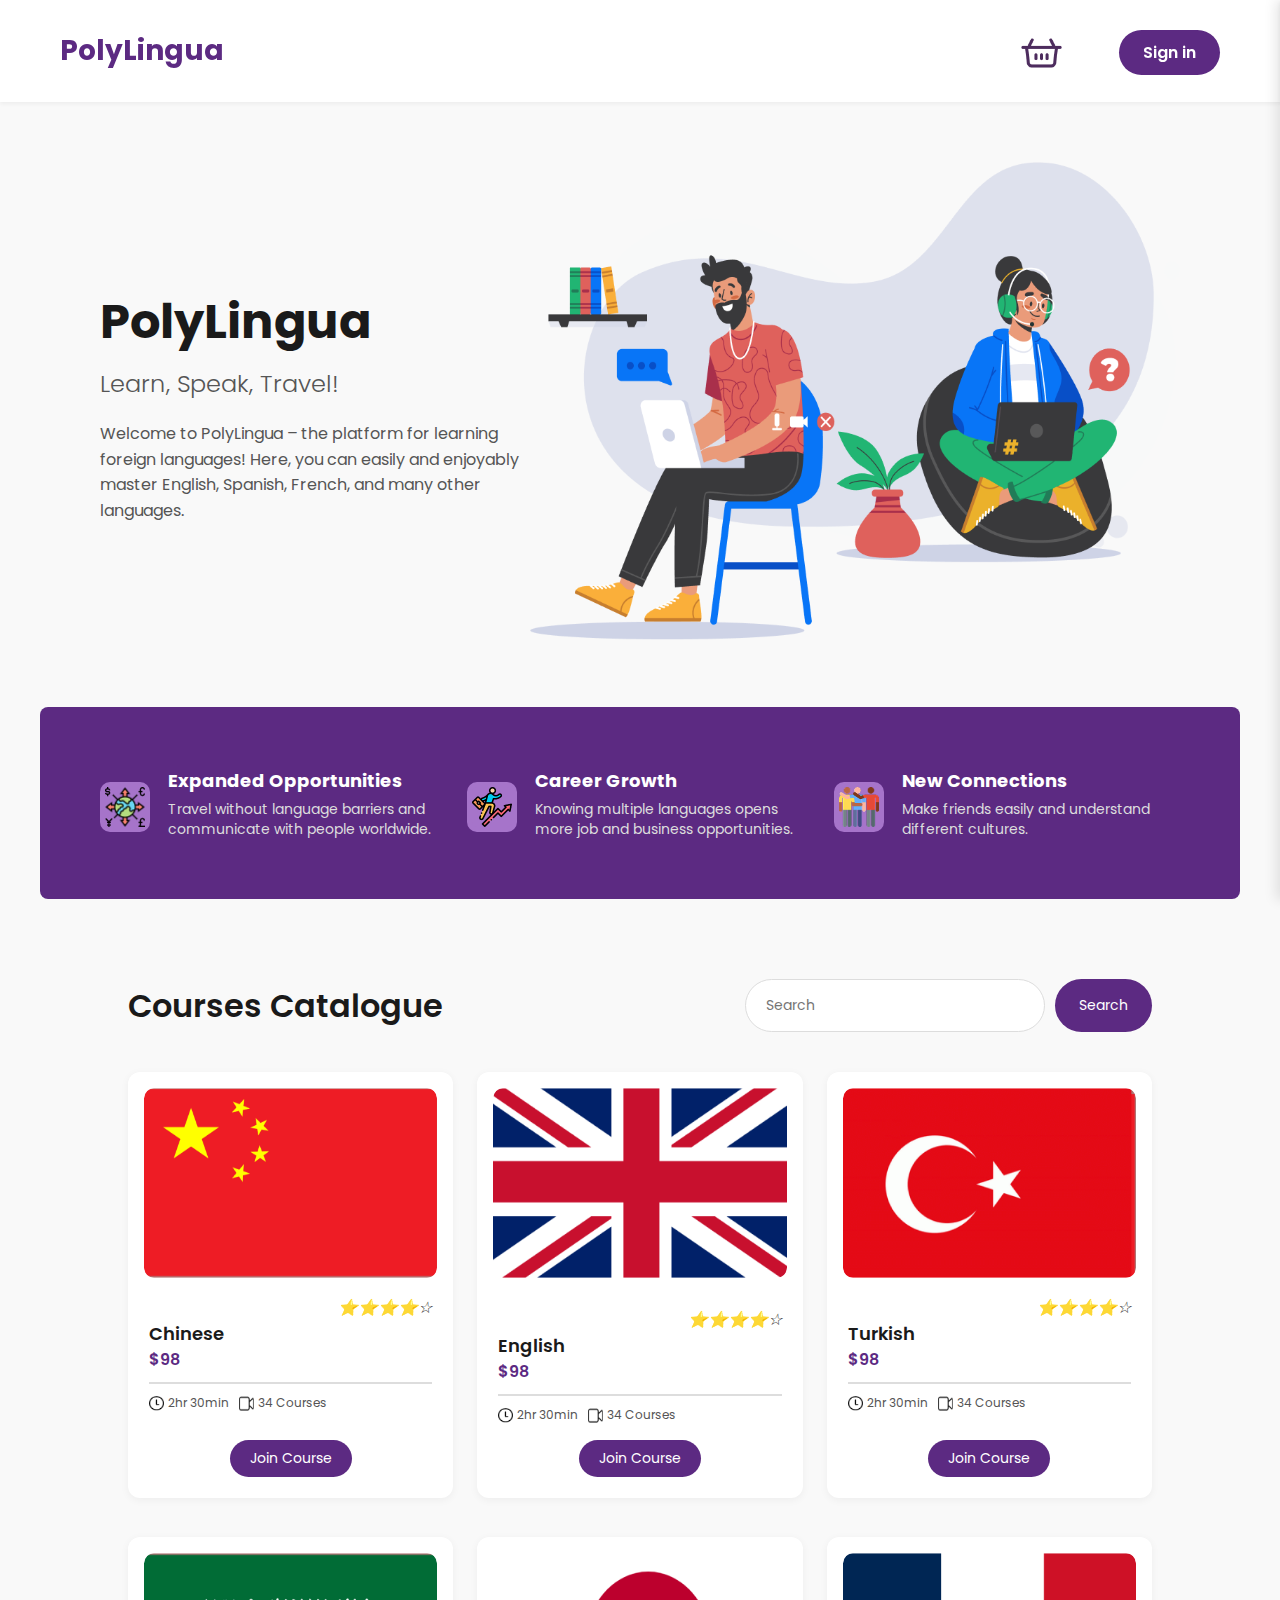
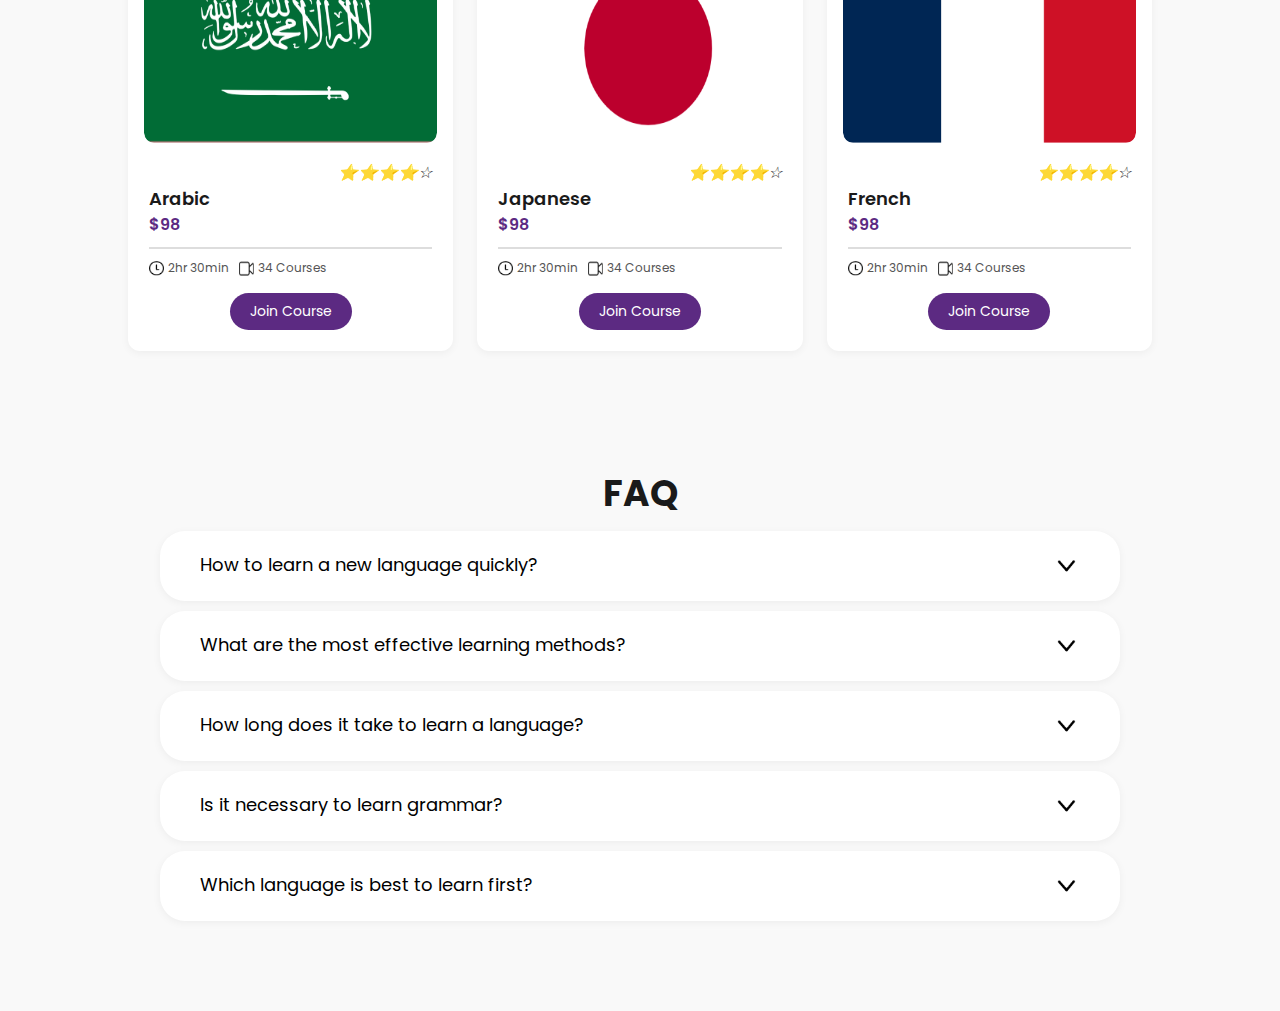
<file: index.html>
<!DOCTYPE html>
<html lang="en">
<head>
  <meta charset="UTF-8">
  <title>PolyLingua Home</title>
  <meta name="viewport" content="width=device-width, initial-scale=1.0">
  <!-- Poppins из Google Fonts -->
  <link href="https://fonts.googleapis.com/css2?family=Poppins:wght@300;400;600;700&display=swap" rel="stylesheet">
  <link href="styles/style-home.css" rel="stylesheet">
</head>
<body>
  <header>
    <div class="logo"><a href="index.html">PolyLingua</a></div>

    <div class="actions">
        <button id="open-basket"><img class="basket" src="assets/Vector-4.png" alt=""></button>
        <div class="user-info">
            <span id="user-name"></span>
            <button id="logout-btn">Logout</button>
        </div><!-- вставь свой SVG или <img src="assets/cart.svg"> -->
      <a href="login.html">
        <button class="sign-btn">Sign in</button>
      </a>
    </div>
  </header>

    <aside class="basket-sidebar" id="basketSidebar">
    <header>
      <h2>Basket</h2>
      <button class="close-btn" id="closeBasket">&times;</button>
    </header>

    <div class="basket-content">
        <!-- Карточка курса -->
        <div class="course-card">
          <img src="assets/uk-flag.png" alt="UK Flag" class="card-flag" style="  width: 160px;height: 80px;"/>
          <h3 class="card-title">English language course</h3>
          <div class="card-meta">
            <div class="meta-item">
              <!-- иконка курсов -->
              <svg viewBox="0 0 20 20" class="icon">
                <path d="M4 4h12a2 2 0 0 1 2 2v8a2 2 0 0 1-2 2H4a2 2 0 0 1-2-2V6a2 2 0 0 1 2-2zm1 3v6l5-3-5-3z"/>
              </svg>
              <span>34 Courses</span>
            </div>
            <div class="meta-item">
              <!-- иконка времени -->
              <svg viewBox="0 0 20 20" class="icon">
                <path fill-rule="evenodd" d="M10 18a8 8 0 1 0 0-16 8 8 0 0 0 0 16zm.5-8.414V6a.5.5 0 1 0-1 0v5a.5.5 0 0 0 .276.447l3 1.5a.5.5 0 1 0 .447-.894L10.5 9.586z" clip-rule="evenodd"/>
              </svg>
              <span>22hr 30min</span>
            </div>
          </div>
          <div class="card-footer">
            <span class="card-price">$98.0</span>
            <button class="remove-btn">Remove from basket</button>
          </div>
        </div>
      <!-- Добавь тут ещё .basket-item по потребности -->
    </div>

    <footer>
      <div class="totals">
        <div class="totals-item">
            <div>Total</div>
            <div>Sale</div>
            <div>For Payment</div>
        </div>
        <div class="totals-item">
            <div>98.0$</div>
            <div>-0.0$</div>
            <div>98.0$</div>
        </div>
      </div>
      <button class="checkout-btn">Get to Payment</button>
    </footer>
  </aside>

  <section class="hero">
    <div class="hero-text">
      <h1>PolyLingua</h1>
      <h2>Learn, Speak, Travel!</h2>
      <p>
        Welcome to PolyLingua – the platform for learning foreign languages!
        Here, you can easily and enjoyably master English, Spanish, French,
        and many other languages.
      </p>
    </div>
    <div class="hero-img">
      <!-- твоя иллюстрация -->
      <img src="assets/main.png" alt="People studying languages">
    </div>
    </section>

      <div class="features">
        <div class="feature">
          <div class="feature-icon">
            <img src="assets/globe.png" alt="Globe icon" width="40" height="40">
          </div>
          <div class="feature-content">
            <h3>Expanded Opportunities</h3>
            <p>Travel without language barriers and communicate with people worldwide.</p>
          </div>
        </div>
        <div class="feature">
          <div class="feature-icon">
            <img src="assets/growth.png" alt="Growth icon" width="40" height="40">
          </div>
          <div class="feature-content">
            <h3>Career Growth</h3>
            <p>Knowing multiple languages opens more job and business opportunities.</p>
          </div>
        </div>
        <div class="feature">
          <div class="feature-icon">
            <img src="assets/conections.png" alt="Connections icon" width="40" height="40">
          </div>
          <div class="feature-content">
            <h3>New Connections</h3>
            <p>Make friends easily and understand different cultures.</p>
          </div>
        </div>
      </div>

    <section class="catalogue">
        <div class="catalogue-header">
          <h2>Courses Catalogue</h2>
          <div class="search-bar">
            <input type="text" placeholder="Search">
            <button>Search</button>
          </div>
        </div>

        <div class="course-grid">
                <div class="course-card" data-course="chinese">
                  <img src="assets/flag-china.png" alt="Chinese">
                  <div class="course-body">
                    <div>
                      <div class="title-align">
                        <div class="title-price">
                          <h3>Chinese</h3>
                          <span>$98</span>
                        </div>
                        <div class="raiting"><i>⭐</i><i>⭐</i><i>⭐</i><i>⭐</i><i>☆</i></div>
                      </div>
                      <div class="line"></div>
                      <div class="meta">
                        <div>
                            <img class="course-icon" src="assets/time-mini.png">
                            2hr 30min
                        </div>
                        <div>
                            <img class="course-icon" src="assets/video-mini.png"></img>
                            34 Courses
                        </div>
                      </div>
                    </div>
                    <button class="join-btn">Join Course</button>
                  </div>
                </div>

          <div class="course-card" data-course="english">
                  <a href="detail.html"><img src="assets/flag-uk.png" alt="Chinese"></a>
                  <div class="course-body">
                    <div>
                      <div class="title-align">
                        <div class="title-price">
                          <h3>English</h3>
                          <span>$98</span>
                        </div>
                        <div class="raiting"><i>⭐</i><i>⭐</i><i>⭐</i><i>⭐</i><i>☆</i></div>
                      </div>
                      <div class="line"></div>
                      <div class="meta">
                        <div>
                            <img class="course-icon" src="assets/time-mini.png">
                            2hr 30min
                        </div>
                        <div>
                            <img class="course-icon" src="assets/video-mini.png"></img>
                            34 Courses
                        </div>
                      </div>
                    </div>
                    <button class="join-btn">Join Course</button>
                  </div>
                </div>

          <div class="course-card" data-course="turkish">
                  <img src="assets/flag-turkey.png" alt="Chinese">
                  <div class="course-body">
                    <div>
                      <div class="title-align">
                        <div class="title-price">
                          <h3>Turkish</h3>
                          <span>$98</span>
                        </div>
                        <div class="raiting"><i>⭐</i><i>⭐</i><i>⭐</i><i>⭐</i><i>☆</i></div>
                      </div>
                      <div class="line"></div>
                      <div class="meta">
                        <div>
                            <img class="course-icon" src="assets/time-mini.png">
                            2hr 30min
                        </div>
                        <div>
                            <img class="course-icon" src="assets/video-mini.png"></img>
                            34 Courses
                        </div>
                      </div>
                    </div>
                    <button class="join-btn">Join Course</button>
                  </div>
                </div>
          <div class="course-card" data-course="arabic">
                  <img src="assets/flag-arab.png" alt="Chinese">
                  <div class="course-body">
                    <div>
                      <div class="title-align">
                        <div class="title-price">
                          <h3>Arabic</h3>
                          <span>$98</span>
                        </div>
                        <div class="raiting"><i>⭐</i><i>⭐</i><i>⭐</i><i>⭐</i><i>☆</i></div>
                      </div>
                      <div class="line"></div>
                      <div class="meta">
                        <div>
                            <img class="course-icon" src="assets/time-mini.png">
                            2hr 30min
                        </div>
                        <div>
                            <img class="course-icon" src="assets/video-mini.png"></img>
                            34 Courses
                        </div>
                      </div>
                    </div>
                    <button class="join-btn">Join Course</button>
                  </div>
                </div>
          <div class="course-card" data-course="japanese">
                  <img src="assets/flag-japan.png" alt="Chinese">
                  <div class="course-body">
                    <div>
                      <div class="title-align">
                        <div class="title-price">
                          <h3>Japanese</h3>
                          <span>$98</span>
                        </div>
                        <div class="raiting"><i>⭐</i><i>⭐</i><i>⭐</i><i>⭐</i><i>☆</i></div>
                      </div>
                      <div class="line"></div>
                      <div class="meta">
                        <div>
                            <img class="course-icon" src="assets/time-mini.png">
                            2hr 30min
                        </div>
                        <div>
                            <img class="course-icon" src="assets/video-mini.png"></img>
                            34 Courses
                        </div>
                      </div>
                    </div>
                    <button class="join-btn">Join Course</button>
                  </div>
                </div>
          <div class="course-card" data-course="french">
                  <img src="assets/flag-france.png" alt="Chinese">
                  <div class="course-body">
                    <div>
                      <div class="title-align">
                        <div class="title-price">
                          <h3>French</h3>
                          <span>$98</span>
                        </div>
                        <div class="raiting"><i>⭐</i><i>⭐</i><i>⭐</i><i>⭐</i><i>☆</i></div>
                      </div>
                      <div class="line"></div>
                      <div class="meta">
                        <div>
                            <img class="course-icon" src="assets/time-mini.png">
                            2hr 30min
                        </div>
                        <div>
                            <img class="course-icon" src="assets/video-mini.png"></img>
                            34 Courses
                        </div>
                      </div>
                    </div>
                    <button class="join-btn">Join Course</button>
                  </div>
                </div>

        </div>
      </section>

    <section class="faq">
        <h2>FAQ</h2>
        <div class="faq-item">
            <button class="faq-question">
                <p>How to learn a new language quickly?</p>
                <img src="assets/image.png">
            </button>
            <div class="faq-answer">
                <p>Some tips to learn a language quickly include immersive practice, using flashcards, and regular conversation with native speakers.</p>
            </div>
        </div>
        <div class="faq-item">
            <button class="faq-question">
                <p>What are the most effective learning methods?</p>
                <img src="assets/image.png">
            </button>
            <div class="faq-answer">
                <p>Effective methods include spaced repetition, active recall, and learning through context rather than memorization.</p>
            </div>
        </div>
        <div class="faq-item">
            <button class="faq-question">
                <p>How long does it take to learn a language?</p>
                <img src="assets/image.png">
            </button>
            <div class="faq-answer">
                <p>The time it takes varies depending on the language and your dedication, but consistent practice over months can show noticeable results.</p>
            </div>
        </div>
        <div class="faq-item">
            <button class="faq-question">
                <p>Is it necessary to learn grammar?</p>
                <img src="assets/image.png">
            </button>
            <div class="faq-answer">
                <p>While not essential for basic communication, grammar helps structure sentences properly and leads to more natural speech.</p>
            </div>
        </div>
        <div class="faq-item">
            <button class="faq-question">
                <p>Which language is best to learn first?</p>
                <img src="assets/image.png">
            </button>
            <div class="faq-answer">
                <p>Choose a language that interests you or is useful for your goals. English is a universal choice, but select based on your needs.</p>
            </div>
        </div>
    </section>

<script src="JS/home-page.js"></script>
</body>
</html>
</file>
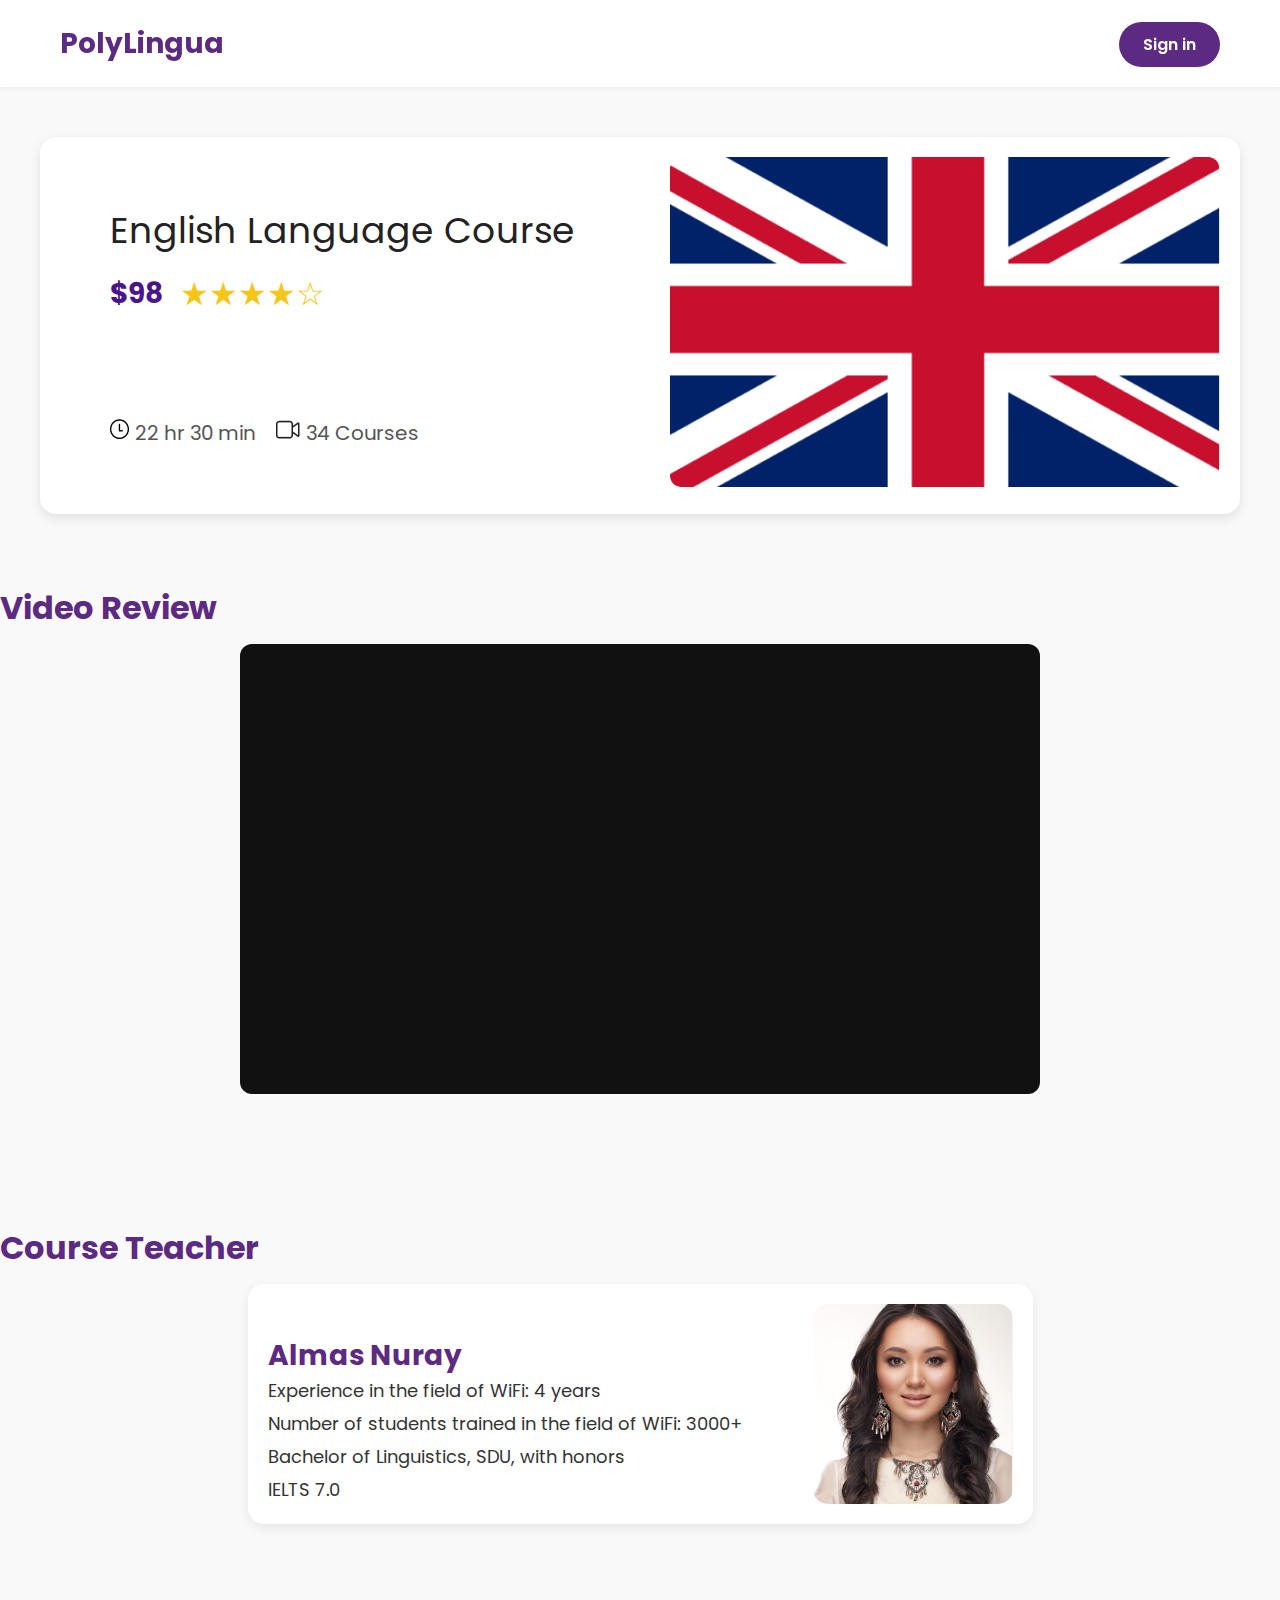
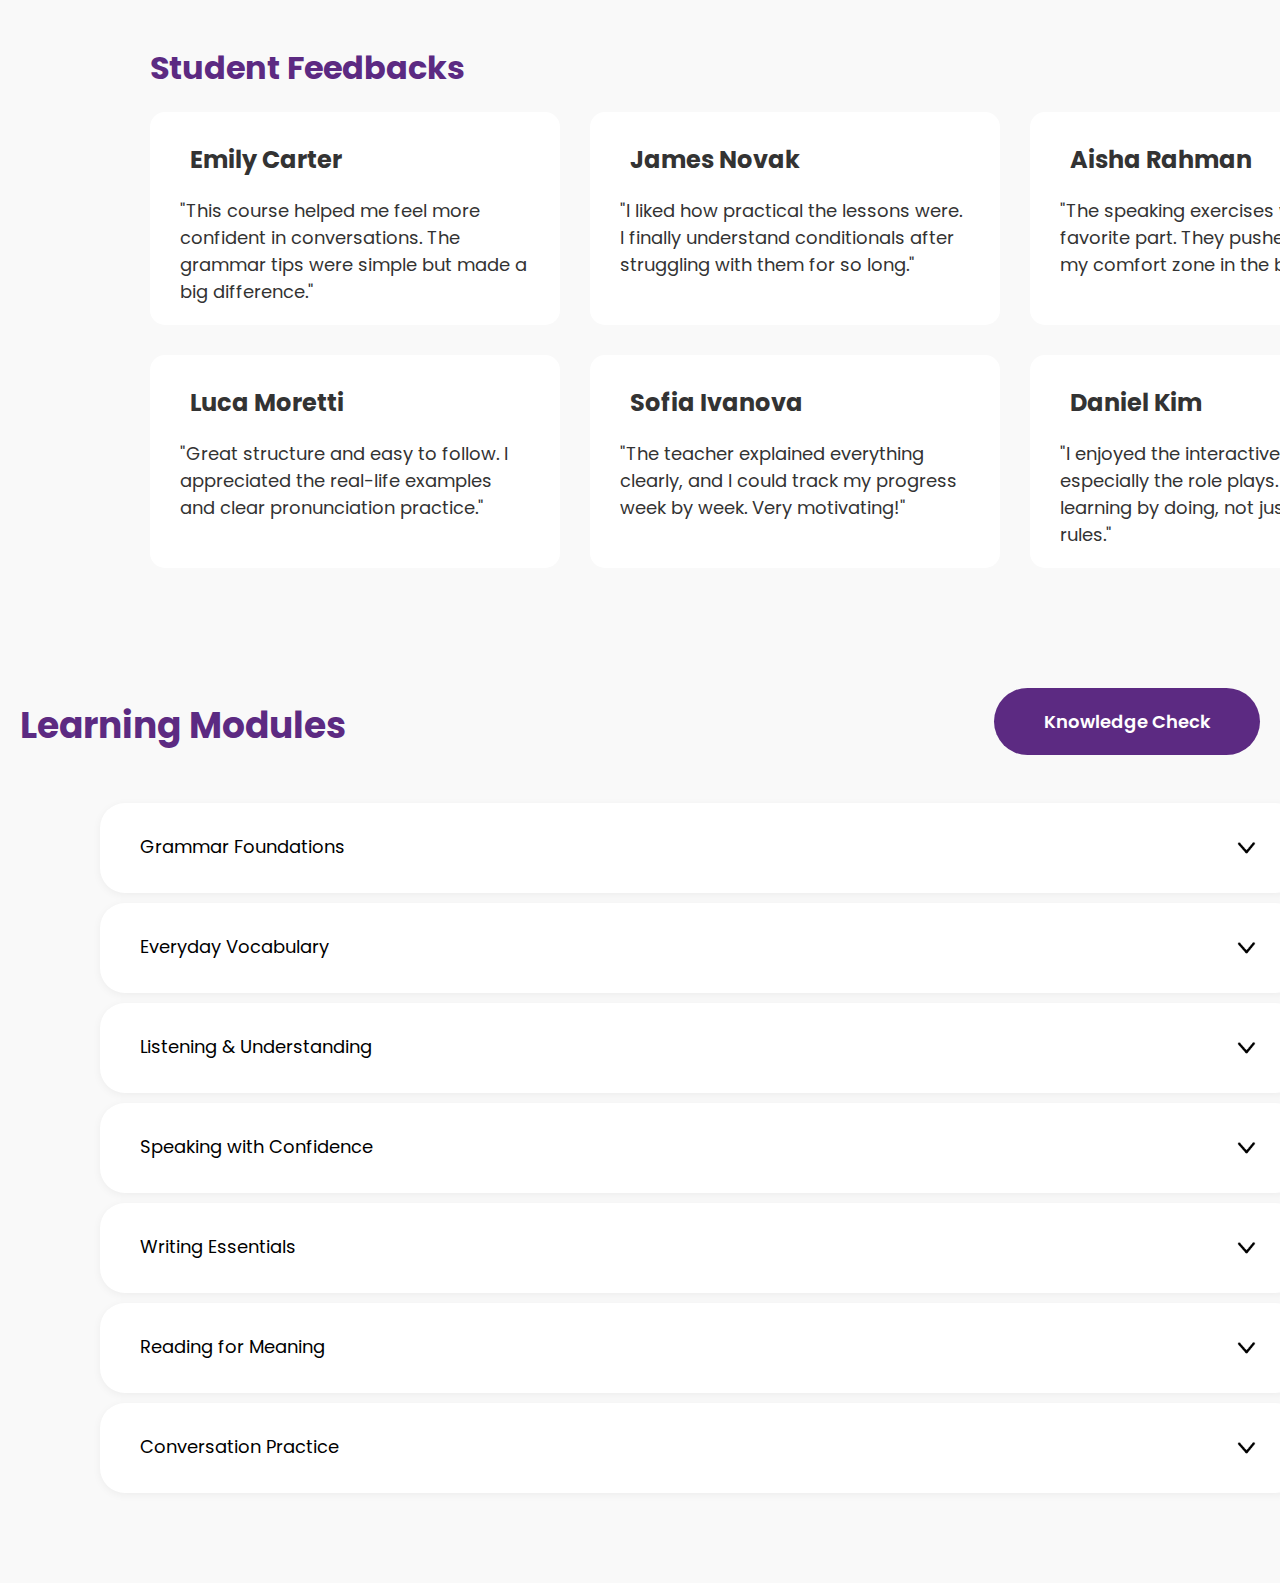
<file: detail.html>
<!DOCTYPE html>
<html lang="en">
<head>
  <meta charset="UTF-8">
  <title>Detail Page</title>
  <meta name="viewport" content="width=device-width, initial-scale=1.0">
  <!-- Poppins из Google Fonts -->
  <link href="https://fonts.googleapis.com/css2?family=Poppins:wght@300;400;600;700&display=swap" rel="stylesheet">
  <link href="styles/style-detail.css" rel="stylesheet">
</head>
<body>
  <header>
    <div class="logo"><a href="home.html">PolyLingua</a></div>

    <div class="actions">
        <div class="user-info">
            <span id="user-name"></span>
            <button id="logout-btn">Logout</button>
        </div><!-- вставь свой SVG или <img src="assets/cart.svg"> -->
      <a href="login.html">
        <button class="sign-btn">Sign in</button>
      </a>
    </div>
  </header> <!-- HTML -->


<div class="course-card-head">
  <div class="course-details">
    <h2 class="course-title">English Language Course</h2>
    <div class="course-price-rating">
      <span class="price">$98</span>
      <div class="stars">
        ★★★★☆
      </div>
    </div>
    <div class="course-meta">
      <div class="meta-item">
        <span class="meta-icon">
            <img src="assets/time-mini.png" alt="">  </span>
        <span>22 hr 30 min</span>
      </div>
      <div class="meta-item">
        <span class="meta-icon"><img src="assets/video-mini.png" alt=""></span>
        <span>34 Courses</span>
      </div>

    </div>
  </div>
  <div class="course-flag">
    <img src="assets/uk-big.png" alt="UK Flag">
  </div>
</div>

<!-- Video Review -->
<section class="video-review-section">
  <h3 class="section-title">Video Review</h3>
  <div class="video-wrapper">
    <iframe
      src="https://www.youtube.com/embed/CbPy_CjJR90"
      title="YouTube video player"
      frameborder="0"
      allow="accelerometer; autoplay; clipboard-write; encrypted-media; gyroscope; picture-in-picture; web-share"
      allowfullscreen>
    </iframe>
  </div>
</section>

<!-- Course Teacher -->
<section class="teacher-section">
  <h3 class="section-title">Course Teacher</h3>
  <div class="teacher-card">
    <div class="teacher-details">
      <h4 class="teacher-name">Almas Nuray</h4>
      <ul class="teacher-stats">
        <li>Experience in the field of WiFi: 4 years</li>
        <li>Number of students trained in the field of WiFi: 3000+</li>
        <li>Bachelor of Linguistics, SDU, with honors</li>
        <li>IELTS 7.0</li>
      </ul>
    </div>
    <div class="teacher-thumb">
      <img src="assets/img_1.png" alt="Almas Nuray">
    </div>
  </div>

</section>

    <section class="user-feedback-section">
        <div class="user-container">
            <div class="header">
                <h1>Student Feedbacks</h1>
            </div>

            <div class="testimonials">
                <!-- Testimonial 1 -->
                <div class="testimonial-card">
                    <div class="photo-name">
                        <h3>Emily Carter</h3>
                    </div>
                    <p>"This course helped me feel more confident in conversations. The grammar tips were simple but made a big difference."</p>
                </div>

                <div class="testimonial-card">
                    <div class="photo-name">
                        <h3>James Novak</h3>
                    </div>
                    <p>"I liked how practical the lessons were. I finally understand conditionals after struggling with them for so long."</p>
                </div>

                <!-- Testimonial 3 -->
                <div class="testimonial-card">
                    <div class="photo-name">
                        <h3>Aisha Rahman</h3>
                    </div>
                    <p>"The speaking exercises were my favorite part. They pushed me out of my comfort zone in the best way."</p>
                </div>

                <!-- Testimonial 4 -->
                <div class="testimonial-card">
                    <div class="photo-name">
                        <h3>Luca Moretti</h3>
                    </div>
                    <p>"Great structure and easy to follow. I appreciated the real-life examples and clear pronunciation practice."</p>
                </div>

                <!-- Testimonial 5 -->
                <div class="testimonial-card">
                    <div class="photo-name">
                        <h3>Sofia Ivanova</h3>
                    </div>
                    <p>"The teacher explained everything clearly, and I could track my progress week by week. Very motivating!"</p>
                </div>

                <!-- Testimonial 6 -->
                <div class="testimonial-card">
                    <div class="photo-name">
                        <h3>Daniel Kim</h3>
                    </div>
                    <p>
                        "I enjoyed the interactive parts, especially the role plays. It felt like learning by doing, not just memorizing rules."</p>
                </div>
            </div>
        </div>
    </section>

      <section class="faq">
        <div class="faq-header">
            <h2>Learning Modules</h2>
            <a id="knowledge-check-btn" href="#">
              <button class="btn">Knowledge Check</button>
            </a>

        </div>
        <div class="faq-item">
            <button class="faq-question">
                <p>Grammar Foundations</p>
                <img src="assets/image.png">
            </button>
            <div class="faq-answer">
                <p>Master the basics of English grammar, including sentence structure, verb tenses, articles, and parts of speech.</p>
            </div>
        </div>
        <div class="faq-item">
            <button class="faq-question">
                <p>Everyday Vocabulary</p>
                <img src="assets/image.png">
            </button>
            <div class="faq-answer">
                <p>Build a strong vocabulary for daily life—covering topics like food, travel, shopping, weather, and routines.</p>
            </div>
        </div>
        <div class="faq-item">
            <button class="faq-question">
                <p> Listening & Understanding</p>
                <img src="assets/image.png">
            </button>
            <div class="faq-answer">
                <p>Practice with native speaker audio clips to improve comprehension, intonation recognition, and active listening skills.</p>
            </div>
        </div>
        <div class="faq-item">
            <button class="faq-question">
                <p>Speaking with Confidence</p>
                <img src="assets/image.png">
            </button>
            <div class="faq-answer">
                <p>Develop fluency through guided dialogues, pronunciation drills, and real-world speaking scenarios.

</p>
            </div>
        </div>
        <div class="faq-item">
            <button class="faq-question">
                <p>Writing Essentials</p>
                <img src="assets/image.png">
            </button>
            <div class="faq-answer">
                <p>Learn to write clear sentences and short paragraphs, from emails to social media posts, with correct grammar and tone.</p>
            </div>
        </div>
        <div class="faq-item">
            <button class="faq-question">
                <p>Reading for Meaning</p>
                <img src="assets/image.png">
            </button>
            <div class="faq-answer">
                <p>Explore short stories, articles, and dialogues to boost reading speed, context understanding, and word recognition.</p>
            </div>
        </div>
        <div class="faq-item">
            <button class="faq-question">
                <p>Conversation Practice</p>
                <img src="assets/image.png">
            </button>
            <div class="faq-answer">
                <p>Engage in simulated conversations and peer activities to apply what you’ve learned in a natural, flowing way.
                </p>
            </div>
        </div>
    </section>

<script src="JS/detail.js"></script>
</body>
</html>
</file>
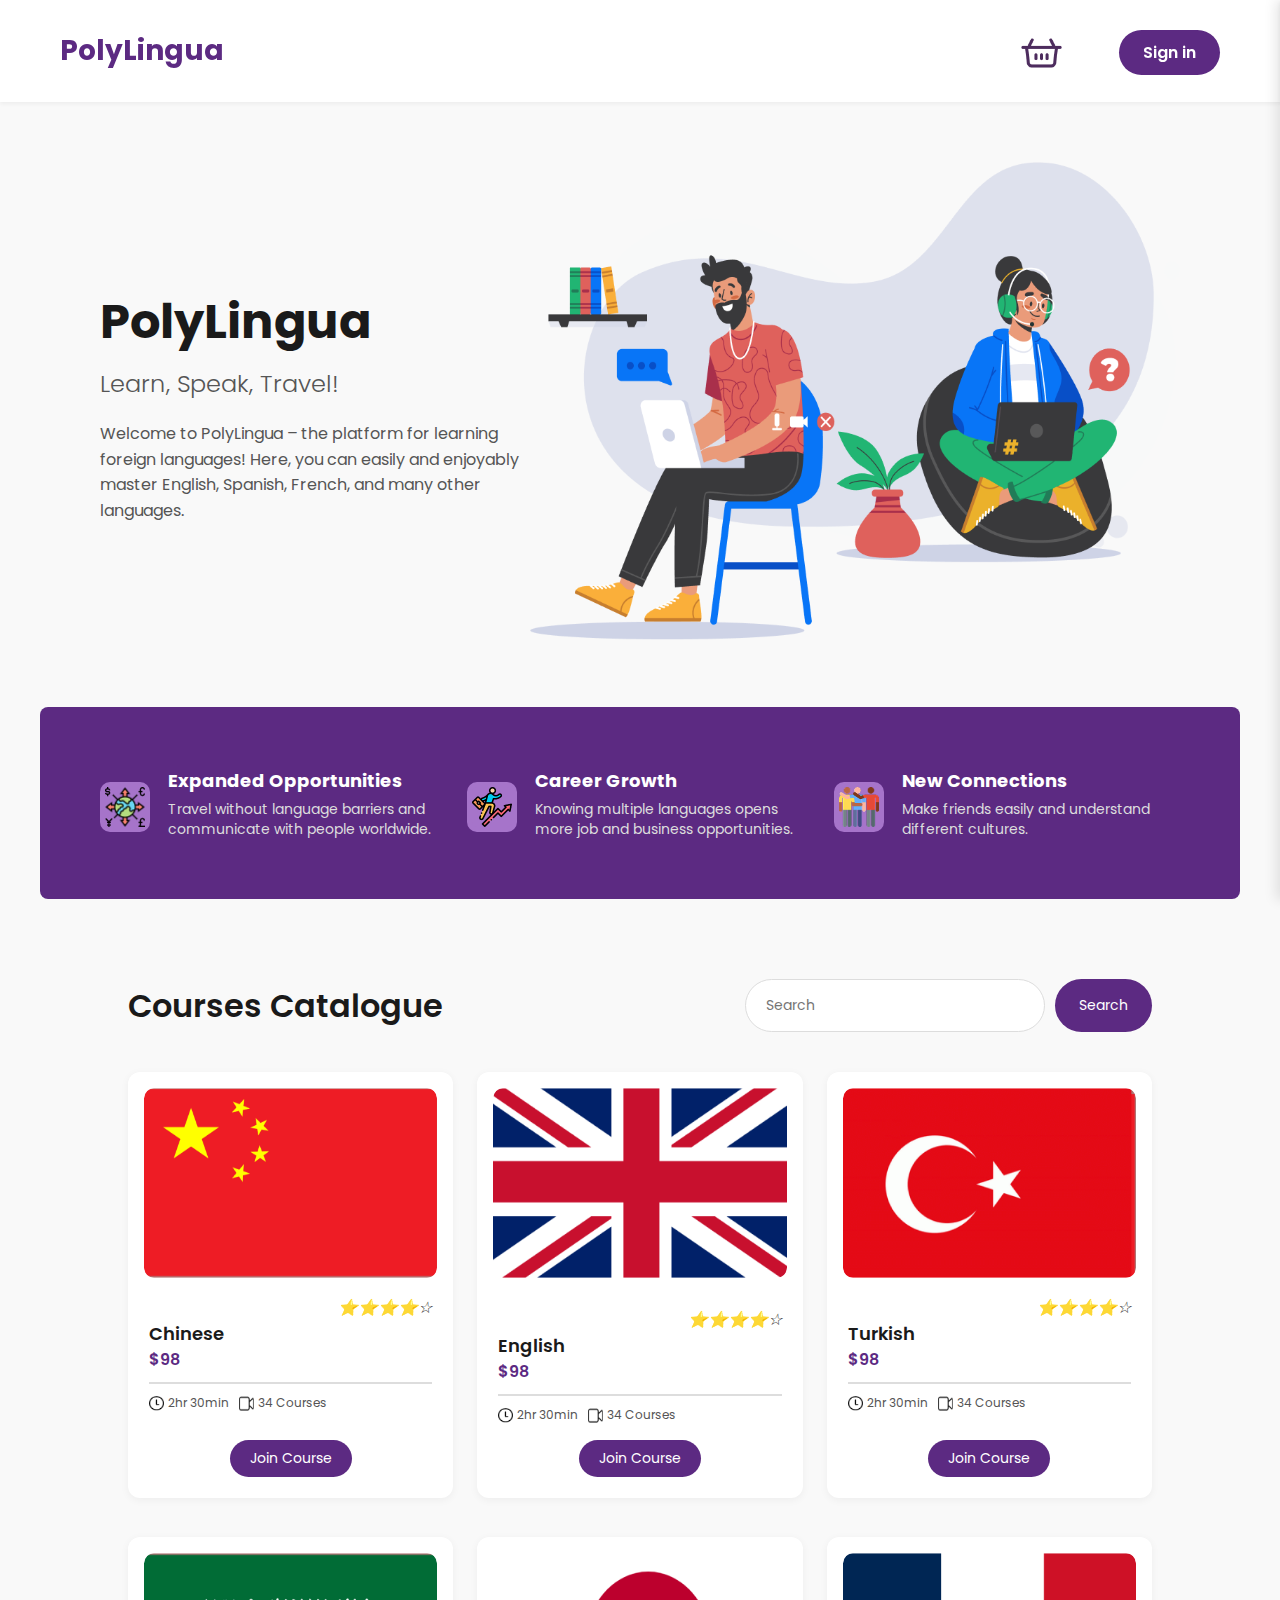
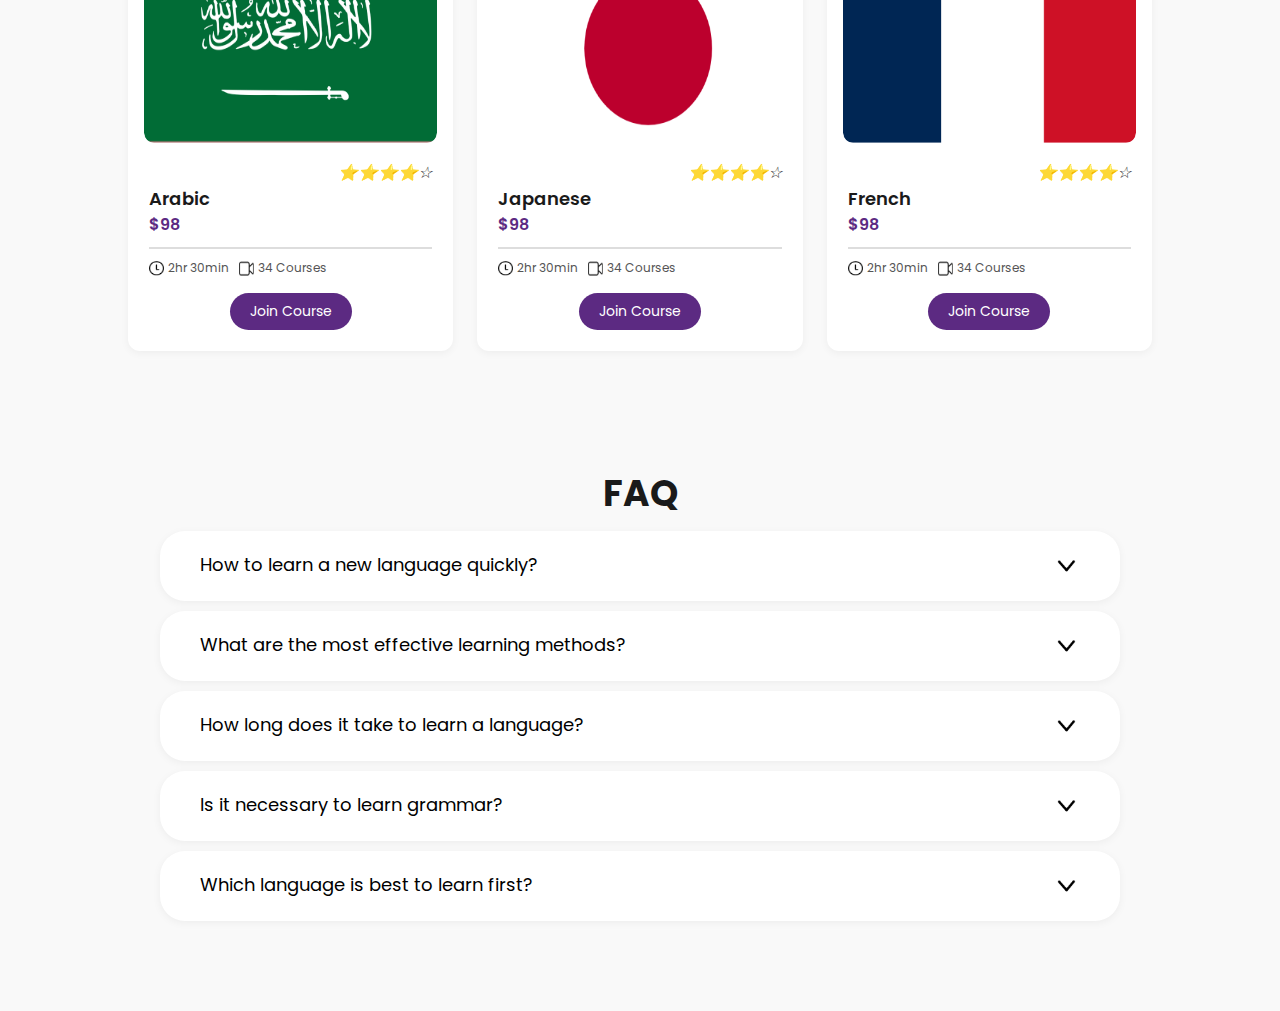
<file: home.html>
<!DOCTYPE html>
<html lang="en">
<head>
  <meta charset="UTF-8">
  <title>PolyLingua Home</title>
  <meta name="viewport" content="width=device-width, initial-scale=1.0">
  <!-- Poppins из Google Fonts -->
  <link href="https://fonts.googleapis.com/css2?family=Poppins:wght@300;400;600;700&display=swap" rel="stylesheet">
  <link href="styles/style-home.css" rel="stylesheet">
</head>
<body>
  <header>
    <div class="logo"><a href="home.html">PolyLingua</a></div>

    <div class="actions">
        <button id="open-basket"><img class="basket" src="assets/Vector-4.png" alt=""></button>
        <div class="user-info">
            <span id="user-name"></span>
            <button id="logout-btn">Logout</button>
        </div><!-- вставь свой SVG или <img src="assets/cart.svg"> -->
      <a href="login.html">
        <button class="sign-btn">Sign in</button>
      </a>
    </div>
  </header>

    <aside class="basket-sidebar" id="basketSidebar">
    <header>
      <h2>Basket</h2>
      <button class="close-btn" id="closeBasket">&times;</button>
    </header>

    <div class="basket-content">
        <!-- Карточка курса -->
        <div class="course-card">
          <img src="assets/uk-flag.png" alt="UK Flag" class="card-flag" style="  width: 160px;height: 80px;"/>
          <h3 class="card-title">English language course</h3>
          <div class="card-meta">
            <div class="meta-item">
              <!-- иконка курсов -->
              <svg viewBox="0 0 20 20" class="icon">
                <path d="M4 4h12a2 2 0 0 1 2 2v8a2 2 0 0 1-2 2H4a2 2 0 0 1-2-2V6a2 2 0 0 1 2-2zm1 3v6l5-3-5-3z"/>
              </svg>
              <span>34 Courses</span>
            </div>
            <div class="meta-item">
              <!-- иконка времени -->
              <svg viewBox="0 0 20 20" class="icon">
                <path fill-rule="evenodd" d="M10 18a8 8 0 1 0 0-16 8 8 0 0 0 0 16zm.5-8.414V6a.5.5 0 1 0-1 0v5a.5.5 0 0 0 .276.447l3 1.5a.5.5 0 1 0 .447-.894L10.5 9.586z" clip-rule="evenodd"/>
              </svg>
              <span>22hr 30min</span>
            </div>
          </div>
          <div class="card-footer">
            <span class="card-price">$98.0</span>
            <button class="remove-btn">Remove from basket</button>
          </div>
        </div>
      <!-- Добавь тут ещё .basket-item по потребности -->
    </div>

    <footer>
      <div class="totals">
        <div class="totals-item">
            <div>Total</div>
            <div>Sale</div>
            <div>For Payment</div>
        </div>
        <div class="totals-item">
            <div>98.0$</div>
            <div>-0.0$</div>
            <div>98.0$</div>
        </div>
      </div>
      <button class="checkout-btn">Get to Payment</button>
    </footer>
  </aside>

  <section class="hero">
    <div class="hero-text">
      <h1>PolyLingua</h1>
      <h2>Learn, Speak, Travel!</h2>
      <p>
        Welcome to PolyLingua – the platform for learning foreign languages!
        Here, you can easily and enjoyably master English, Spanish, French,
        and many other languages.
      </p>
    </div>
    <div class="hero-img">
      <!-- твоя иллюстрация -->
      <img src="assets/main.png" alt="People studying languages">
    </div>
    </section>

      <div class="features">
        <div class="feature">
          <div class="feature-icon">
            <img src="assets/globe.png" alt="Globe icon" width="40" height="40">
          </div>
          <div class="feature-content">
            <h3>Expanded Opportunities</h3>
            <p>Travel without language barriers and communicate with people worldwide.</p>
          </div>
        </div>
        <div class="feature">
          <div class="feature-icon">
            <img src="assets/growth.png" alt="Growth icon" width="40" height="40">
          </div>
          <div class="feature-content">
            <h3>Career Growth</h3>
            <p>Knowing multiple languages opens more job and business opportunities.</p>
          </div>
        </div>
        <div class="feature">
          <div class="feature-icon">
            <img src="assets/conections.png" alt="Connections icon" width="40" height="40">
          </div>
          <div class="feature-content">
            <h3>New Connections</h3>
            <p>Make friends easily and understand different cultures.</p>
          </div>
        </div>
      </div>

    <section class="catalogue">
        <div class="catalogue-header">
          <h2>Courses Catalogue</h2>
          <div class="search-bar">
            <input type="text" placeholder="Search">
            <button>Search</button>
          </div>
        </div>

        <div class="course-grid">
                <div class="course-card" data-course="chinese">
                  <img src="assets/flag-china.png" alt="Chinese">
                  <div class="course-body">
                    <div>
                      <div class="title-align">
                        <div class="title-price">
                          <h3>Chinese</h3>
                          <span>$98</span>
                        </div>
                        <div class="raiting"><i>⭐</i><i>⭐</i><i>⭐</i><i>⭐</i><i>☆</i></div>
                      </div>
                      <div class="line"></div>
                      <div class="meta">
                        <div>
                            <img class="course-icon" src="assets/time-mini.png">
                            2hr 30min
                        </div>
                        <div>
                            <img class="course-icon" src="assets/video-mini.png"></img>
                            34 Courses
                        </div>
                      </div>
                    </div>
                    <button class="join-btn">Join Course</button>
                  </div>
                </div>

          <div class="course-card" data-course="english">
                  <a href="detail.html"><img src="assets/flag-uk.png" alt="Chinese"></a>
                  <div class="course-body">
                    <div>
                      <div class="title-align">
                        <div class="title-price">
                          <h3>English</h3>
                          <span>$98</span>
                        </div>
                        <div class="raiting"><i>⭐</i><i>⭐</i><i>⭐</i><i>⭐</i><i>☆</i></div>
                      </div>
                      <div class="line"></div>
                      <div class="meta">
                        <div>
                            <img class="course-icon" src="assets/time-mini.png">
                            2hr 30min
                        </div>
                        <div>
                            <img class="course-icon" src="assets/video-mini.png"></img>
                            34 Courses
                        </div>
                      </div>
                    </div>
                    <button class="join-btn">Join Course</button>
                  </div>
                </div>

          <div class="course-card" data-course="turkish">
                  <img src="assets/flag-turkey.png" alt="Chinese">
                  <div class="course-body">
                    <div>
                      <div class="title-align">
                        <div class="title-price">
                          <h3>Turkish</h3>
                          <span>$98</span>
                        </div>
                        <div class="raiting"><i>⭐</i><i>⭐</i><i>⭐</i><i>⭐</i><i>☆</i></div>
                      </div>
                      <div class="line"></div>
                      <div class="meta">
                        <div>
                            <img class="course-icon" src="assets/time-mini.png">
                            2hr 30min
                        </div>
                        <div>
                            <img class="course-icon" src="assets/video-mini.png"></img>
                            34 Courses
                        </div>
                      </div>
                    </div>
                    <button class="join-btn">Join Course</button>
                  </div>
                </div>
          <div class="course-card" data-course="arabic">
                  <img src="assets/flag-arab.png" alt="Chinese">
                  <div class="course-body">
                    <div>
                      <div class="title-align">
                        <div class="title-price">
                          <h3>Arabic</h3>
                          <span>$98</span>
                        </div>
                        <div class="raiting"><i>⭐</i><i>⭐</i><i>⭐</i><i>⭐</i><i>☆</i></div>
                      </div>
                      <div class="line"></div>
                      <div class="meta">
                        <div>
                            <img class="course-icon" src="assets/time-mini.png">
                            2hr 30min
                        </div>
                        <div>
                            <img class="course-icon" src="assets/video-mini.png"></img>
                            34 Courses
                        </div>
                      </div>
                    </div>
                    <button class="join-btn">Join Course</button>
                  </div>
                </div>
          <div class="course-card" data-course="japanese">
                  <img src="assets/flag-japan.png" alt="Chinese">
                  <div class="course-body">
                    <div>
                      <div class="title-align">
                        <div class="title-price">
                          <h3>Japanese</h3>
                          <span>$98</span>
                        </div>
                        <div class="raiting"><i>⭐</i><i>⭐</i><i>⭐</i><i>⭐</i><i>☆</i></div>
                      </div>
                      <div class="line"></div>
                      <div class="meta">
                        <div>
                            <img class="course-icon" src="assets/time-mini.png">
                            2hr 30min
                        </div>
                        <div>
                            <img class="course-icon" src="assets/video-mini.png"></img>
                            34 Courses
                        </div>
                      </div>
                    </div>
                    <button class="join-btn">Join Course</button>
                  </div>
                </div>
          <div class="course-card" data-course="french">
                  <img src="assets/flag-france.png" alt="Chinese">
                  <div class="course-body">
                    <div>
                      <div class="title-align">
                        <div class="title-price">
                          <h3>French</h3>
                          <span>$98</span>
                        </div>
                        <div class="raiting"><i>⭐</i><i>⭐</i><i>⭐</i><i>⭐</i><i>☆</i></div>
                      </div>
                      <div class="line"></div>
                      <div class="meta">
                        <div>
                            <img class="course-icon" src="assets/time-mini.png">
                            2hr 30min
                        </div>
                        <div>
                            <img class="course-icon" src="assets/video-mini.png"></img>
                            34 Courses
                        </div>
                      </div>
                    </div>
                    <button class="join-btn">Join Course</button>
                  </div>
                </div>

        </div>
      </section>

    <section class="faq">
        <h2>FAQ</h2>
        <div class="faq-item">
            <button class="faq-question">
                <p>How to learn a new language quickly?</p>
                <img src="assets/image.png">
            </button>
            <div class="faq-answer">
                <p>Some tips to learn a language quickly include immersive practice, using flashcards, and regular conversation with native speakers.</p>
            </div>
        </div>
        <div class="faq-item">
            <button class="faq-question">
                <p>What are the most effective learning methods?</p>
                <img src="assets/image.png">
            </button>
            <div class="faq-answer">
                <p>Effective methods include spaced repetition, active recall, and learning through context rather than memorization.</p>
            </div>
        </div>
        <div class="faq-item">
            <button class="faq-question">
                <p>How long does it take to learn a language?</p>
                <img src="assets/image.png">
            </button>
            <div class="faq-answer">
                <p>The time it takes varies depending on the language and your dedication, but consistent practice over months can show noticeable results.</p>
            </div>
        </div>
        <div class="faq-item">
            <button class="faq-question">
                <p>Is it necessary to learn grammar?</p>
                <img src="assets/image.png">
            </button>
            <div class="faq-answer">
                <p>While not essential for basic communication, grammar helps structure sentences properly and leads to more natural speech.</p>
            </div>
        </div>
        <div class="faq-item">
            <button class="faq-question">
                <p>Which language is best to learn first?</p>
                <img src="assets/image.png">
            </button>
            <div class="faq-answer">
                <p>Choose a language that interests you or is useful for your goals. English is a universal choice, but select based on your needs.</p>
            </div>
        </div>
    </section>

<script src="JS/home-page.js"></script>
</body>
</html>
</file>
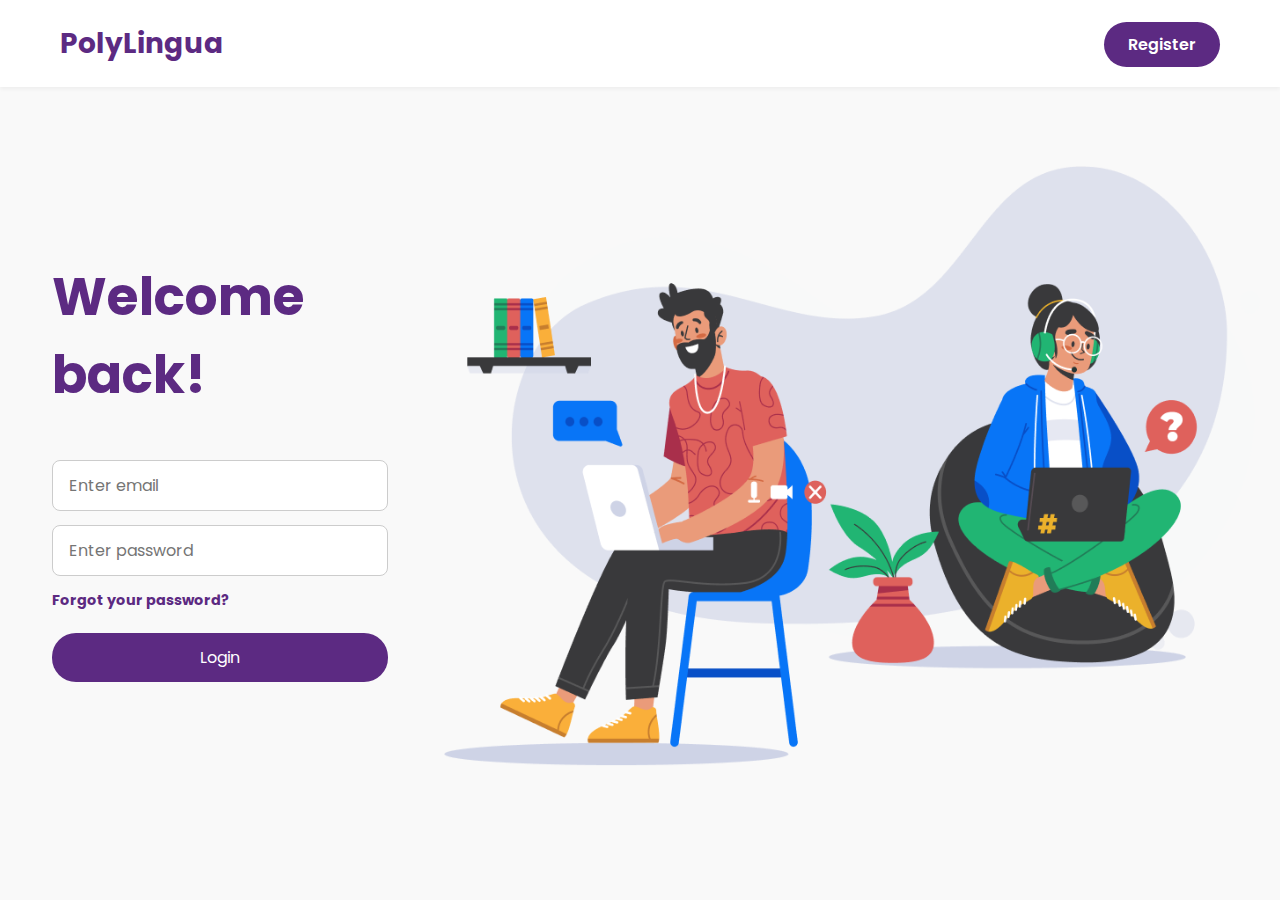
<file: login.html>
<!DOCTYPE html>
<html lang="en">
<head>
  <meta charset="UTF-8">
  <title>Login</title>
  <meta name="viewport" content="width=device-width, initial-scale=1.0">
  <!-- Poppins из Google Fonts -->
  <link href="https://fonts.googleapis.com/css2?family=Poppins:wght@300;400;600;700&display=swap" rel="stylesheet">
  <link href="styles/style-login.css" rel="stylesheet">
</head>
<body>
  <header>
    <div class="logo">PolyLingua</div>
    <div class="actions">
      <!-- вставь свой SVG или <img src="assets/cart.svg"> -->
       <a href="register.html"><button class="sign-btn">Register</button></a>

    </div>
  </header>

  <!-- Login Section -->
<section class="login-section">
  <div class="login-card">
    <h2 class="login-title">Welcome back!</h2>
    <form class="login-form">
      <input type="email" placeholder="Enter email" required>
      <input type="password" placeholder="Enter password" required>
      <a href="#" class="forgot-link">Forgot your password?</a>
      <button type="submit" class="btn-login">Login</button>
    </form>
    </div>
  </div>
    <div class="hero-img">
      <img src="assets/main.png" alt="People studying languages">
   </div>
</section>


<script src="JS/auth.js"></script>
</body>
</html>
</file>
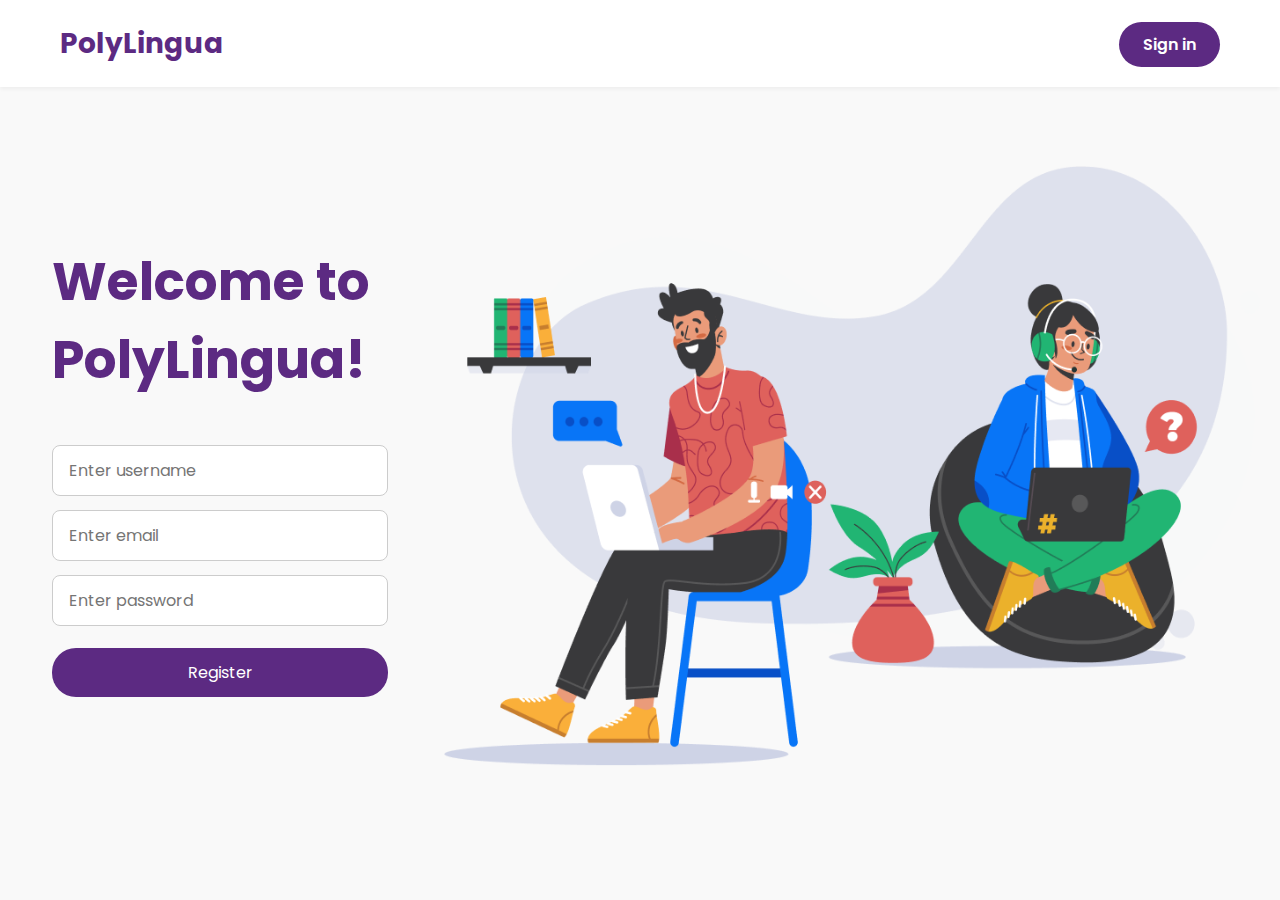
<file: register.html>
<!DOCTYPE html>
<html lang="en">
<head>
  <meta charset="UTF-8">
  <title>Register</title>
  <meta name="viewport" content="width=device-width, initial-scale=1.0">
  <!-- Poppins из Google Fonts -->
  <link href="https://fonts.googleapis.com/css2?family=Poppins:wght@300;400;600;700&display=swap" rel="stylesheet">
  <link href="styles/style-login.css" rel="stylesheet">
</head>
<body>
  <header>
    <div class="logo">PolyLingua</div>
    <div class="actions">
      <!-- вставь свой SVG или <img src="assets/cart.svg"> -->
      <a href="login.html">
        <button class="sign-btn">Sign in</button>
      </a>
    </div>
  </header>

  <!-- Login Section -->
<section class="login-section">
  <div class="login-card">
    <h2 class="login-title">Welcome to PolyLingua!</h2>
    <form class="register-form">
      <input type="text" placeholder="Enter username" required>
      <input type="email" placeholder="Enter email" required>
      <input type="password" placeholder="Enter password" required>
      <button type="submit" class="btn-register">Register</button>
    </form>

  </div>
    <div class="hero-img">
      <img src="assets/main.png" alt="People studying languages">
   </div>
</section>


<script src="JS/auth.js"></script>
</body>
</html>
</file>
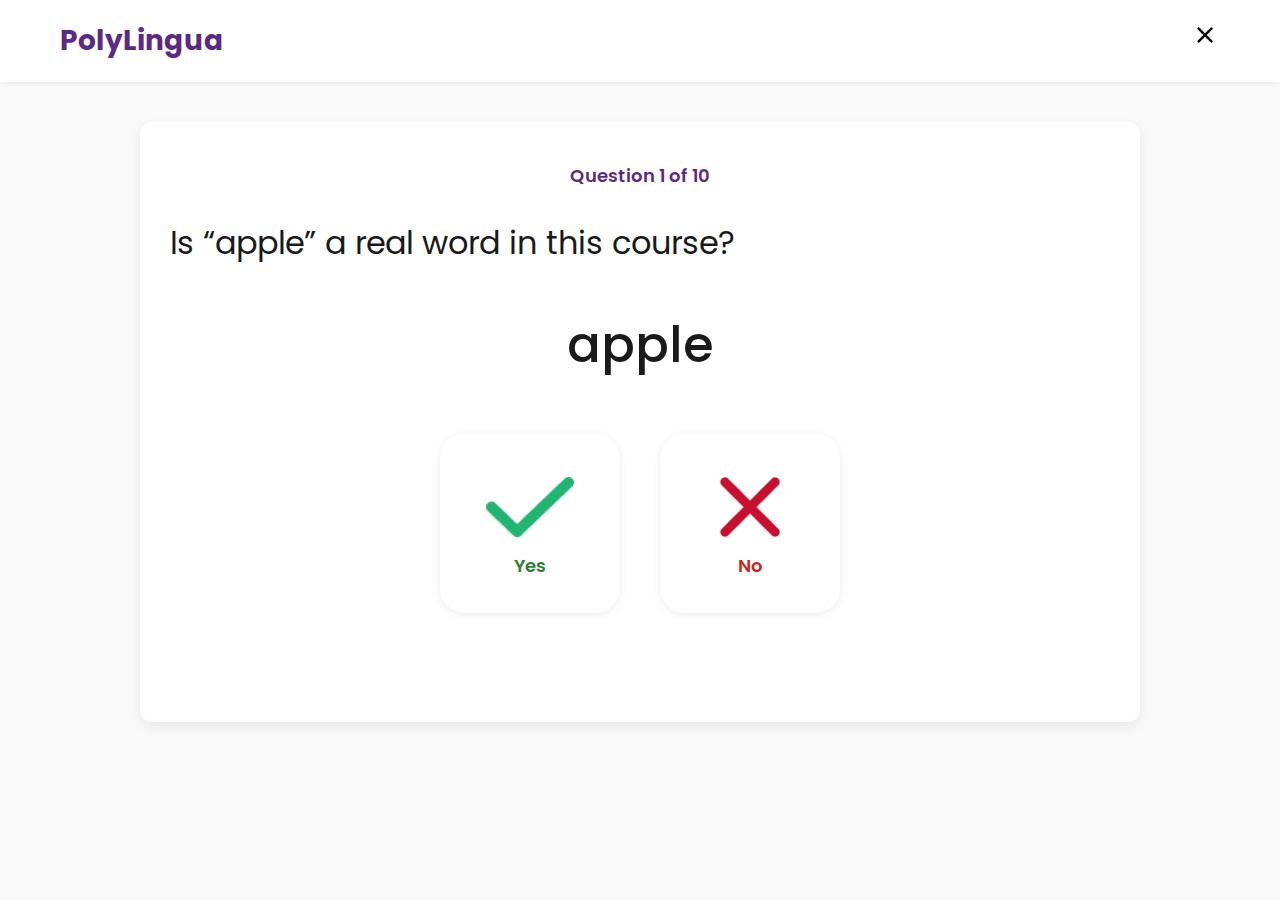
<file: test-dict.html>
<!DOCTYPE html>
<html lang="en">
<head>
  <meta charset="UTF-8">
  <title>PolyLingua Dictionary Test</title>
  <meta name="viewport" content="width=device-width,initial-scale=1.0">
  <link href="https://fonts.googleapis.com/css2?family=Poppins:wght@300;400;600;700&display=swap" rel="stylesheet">
  <link href="styles/style-dict.css" rel="stylesheet">
</head>
<body>
<header>
  <div class="logo">PolyLingua</div>
  <div class="actions">
    <a id="back-btn" href="#">
      <button class="cross-btn">
        <img src="assets/close-fill.png" alt="Close">
      </button>
    </a>
  </div>
</header>

  <section class="quiz-section">
    <div class="quiz-card">
      <div class="quiz-body">
        <!-- Progress bar -->
        <div id="quiz-progress">Question 1 of 10</div>

        <!-- Question + Word -->
        <p class="quiz-question">Is this a real English word?</p>
        <p class="quiz-word">undistrict</p>

        <!-- Buttons (no <a>!) -->
        <div class="quiz-actions">
          <button class="btn btn-yes">
            <img src="assets/Vector-17.png" alt="Yes">
            <span class="label">Yes</span>
          </button>
          <button class="btn btn-no">
            <img src="assets/Vector-47.png" alt="No">
            <span class="label">No</span>
          </button>
        </div>
      </div>
    </div>
  </section>

  <!-- Your quiz engine -->
  <script src="JS/quiz.js"></script>
</body>
</html>
</file>
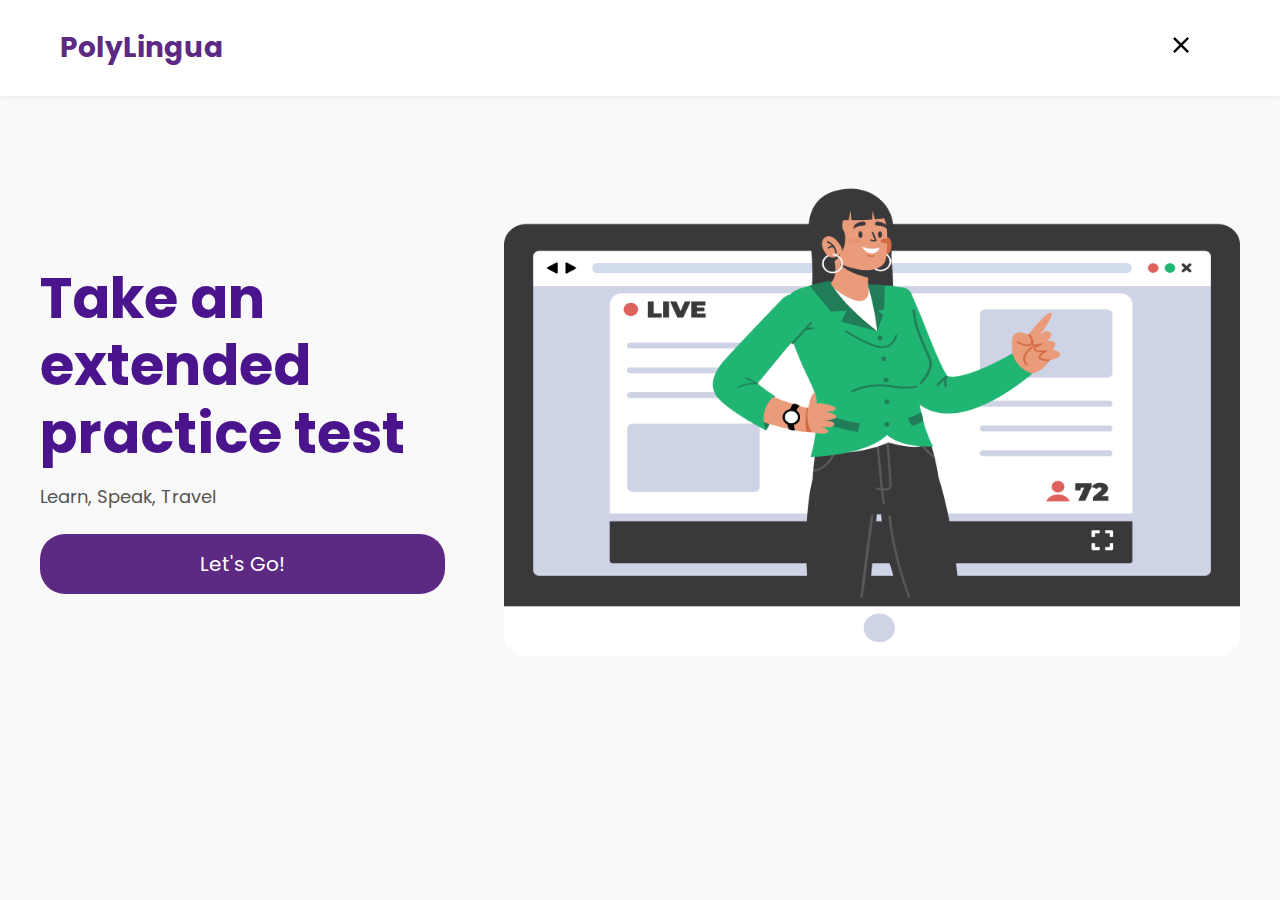
<file: test.html>
<!DOCTYPE html>
<html lang="en">
<head>
  <meta charset="UTF-8">
  <title>PolyLingua Test</title>
  <meta name="viewport" content="width=device-width, initial-scale=1.0">
  <!-- Poppins из Google Fonts -->
  <link href="https://fonts.googleapis.com/css2?family=Poppins:wght@300;400;600;700&display=swap" rel="stylesheet">
  <link href="styles/style-test.css" rel="stylesheet">
</head>
<body>
<header>
  <div class="logo">PolyLingua</div>
  <div class="actions">
    <a id="back-btn" href="#">
      <button class="cross-btn">
        <img src="assets/close-fill.png" alt="Close">
      </button>
    </a>
  </div>
</header>

<!-- Hero Section -->
<section class="hero-section">
  <div class="hero-container">
    <div class="hero-text">
      <h1 class="hero-title">
        Take an<br>
        extended<br>
        practice test
      </h1>
      <p class="hero-subtitle">Learn, Speak, Travel</p>
      <button id="start-test" class="hero-btn">Let's Go!</button>

    </div>
    <div class="hero-illustration">
      <img src="assets/Group.png" alt="Practice Test Illustration">
    </div>
  </div>
</section>

<script src="JS/quiz.js"></script>
</body>
</html>
</file>
<file: styles/style-home.css>
:root {
      --purple: #5c2a82;
      --text-dark: #1a1a1a;
      --text-light: #555;
      --bg-light: #f9f9f9;
    }
a {
    text-decoration: none;
     font-size: 28px; font-weight: 700; color: var(--purple);
}
    * {
        margin:0; padding:0; box-sizing:border-box; font-family:'Poppins', sans-serif;
    }
    body {
        background: var(--bg-light); color: var(--text-dark);
    }
    header {
      background: #fff;
      padding: 20px 60px;
      display: flex;
      justify-content: space-between;
      align-items: center;
      box-shadow: 0 2px 4px rgba(0,0,0,0.05);
      position: sticky;
      top: 0;
      z-index: 100;
    }

    .meta .course-icon{
        width: 15px;
        height: 15px;
        border-radius: 0;
    }

    .basket {
        height: 30px;
        margin-right: 30px;
        cursor: pointer;
    }

    .logo { font-size: 28px; font-weight: 700; color: var(--purple); }
    .actions { display: flex; align-items: center; }
    .actions svg {
      width: 24px; height: 24px;
      fill: #333;
      cursor: pointer;
      margin-right: 20px;
    }
    .actions button{
        border: none;
    }

    .sign-btn {
      padding: 10px 24px;
      background: var(--purple);
      color: #fff;
      border: none;
      border-radius: 30px;
      font-weight: 600;
      cursor: pointer;
        font-size: 16px;
    }
    .hero {
        max-width: 1200px;
        margin: 0 auto;
      display: flex;
      align-items: center;
      justify-content: space-between;
      padding: 60px 60px;
    }
    .hero-text {
      max-width: 50%;
    }
    .hero-text h1 {
      font-size: 48px;
      margin-bottom: 8px;
    }
    .hero-text h2 {
      font-size: 24px;
      font-weight: 300;
      color: var(--text-light);
      margin-bottom: 20px;
    }
    .hero-text p {
      font-size: 16px;
      line-height: 1.6;
      color: var(--text-light);
    }
    .hero-img img {
      width: 650px;
    }
    .features {
      max-width: 1200px;
        margin: 0px auto;
      background: var(--purple);
      padding: 60px 60px;
      display: flex;
      justify-content: space-between;
      border-radius: 8px;

    }
    .feature {
      display: flex;
      align-items: flex-start;
      width: 32%;
    }
    .feature-icon {
     margin-top: 15px;
      width: 50px; height: 50px;
      margin-right: 18px;
      flex-shrink: 0;
      background: #A674CAFF;
        border-radius: 10px;
        border: #A674CAFF 5px solid;
    }
    .feature-content h3 {
      color: #fff;
      font-size: 18px;
      margin-bottom: 6px;
    }
    .feature-content p {
      color: #ddd;
      font-size: 14px;
      line-height: 1.4;
    }
  /* ==== Courses Catalogue ==== */
  .catalogue {
    max-width: 1200px;
    width: 80%;
    margin: 80px auto;
   }
  .catalogue-header {
    display: flex;
    justify-content: space-between;
    align-items: center;
    margin-bottom: 40px;
  }
  .catalogue-header h2 {
    font-size: 32px;
    font-weight: 600;
    color: var(--text-dark);
  }
  .search-bar {
    display: flex;
    gap: 10px;
  }
  .search-bar input {
    padding: 15px 20px;
    border: 1px solid #ddd;
    border-radius: 30px;
    width: 300px;
    font-size: 14px;
    outline: none;
  }
  .search-bar button {
    padding: 10px 24px;
    background: var(--purple);
    color: #fff;
    border: none;
    border-radius: 30px;
    font-size: 14px;
    cursor: pointer;
  }

  .course-grid {
    display: grid;
    grid-template-columns: repeat(auto-fill, minmax(300px, 1fr));
    gap: 24px;
  }

  .course-card {
    background: #fff;
    border-radius: 12px;
    box-shadow: 0 2px 8px rgba(0,0,0,0.05);
    overflow: hidden;
    display: flex;
    flex-direction: column;
    width: 380px;
    padding: 10px;
  }
  .course-card img {
    width: 100%;
    height: 190px;
    border-radius: 10px;
  }
  .course-body {
    padding: 5px;
    flex-grow: 1;
    display: flex;
    flex-direction: column;
    justify-content: space-between;
  }

  .course-body .title-align {
    display: flex;
    justify-content: space-between;
    /*border-bottom: #dddddd 3px dot-dash;*/
  }
  .course-body .title-price {
    margin-top: 25px;
    margin-bottom: 10px;
  }
  .course-body .title-price h3 {
    font-size: 18px;
    font-weight: 600;
    color: var(--text-dark);
  }
  .course-body .title-price span {
    font-size: 16px;
    font-weight: 600;
    color: var(--purple);
  }
  .line {
    width: 100%;
    height: 2px;
    background: #dddddd;
    margin-bottom: 10px;
  }
  .course-body .meta {
    font-size: 12px;
    color: var(--text-light);
    display: flex;
    margin-bottom: 16px;
    gap: 10px;
  }
  .course-body .meta div {
    display: flex;
    align-items: center;
    gap: 4px;
  }
  .course-body .meta i {
    font-size: 14px;
    color: gold; /* звёзды */
  }
  .course-body .join-btn {
    align-self: center;
    padding: 8px 20px;
    background: var(--purple);
    color: #fff;
    border: none;
    border-radius: 30px;
    font-size: 14px;
    cursor: pointer;
  }

  .faq {
    padding: 20px;
    border-radius: 8px;
    max-width: 1000px;
    margin: 60px auto;
}

.faq h2 {
    font-size: 36px;
    text-align: center;
    color: #1a1a1a;
}

.faq-item {
    margin: 10px 0;
}

.faq-question img {
    height: 30px;
    transition: transform 0.3s ease; /* Smooth transition for the rotation */
}

.faq-question img.reverse {
    transform: rotate(180deg); /* Rotate the image 180 degrees when the class is added */
}

.faq-question {
    display: flex;
    justify-content: space-between;
    width: 100%;
    background-color: white;
    /*border: lightgray 3px solid;*/
    border: none;
    padding: 20px 40px 20px 40px;
    box-shadow: 0 2px 8px rgba(0,0,0,0.05);
    text-align: left;
    font-size: 18px;
    cursor: pointer;
    border-radius: 25px;

    transition: background-color 0.3s;
}

.faq-question:hover {

}

.faq-answer {
    display: none;
    background-color: #fff;
    padding: 20px 40px;
    margin-top: -50px;
    border-top: white 50px solid;
    border-radius: 25px;
    font-size: 16px;
}

.faq-answer p {
    margin: 0;
}

    /* Кнопка открытия корзины */
    #open-basket {
      background: #fff;
      border: none;
      padding: 8px 12px;
      cursor: pointer;
        width: 60px;
        margin-right: 50px;
        margin-top: 10px;
    }

    /* Сайдбар */
    .basket-sidebar {
      position: fixed;
      top: 0;
      right: 0;
      width: 600px;
      height: 100%;
      background: #fff;
      box-shadow: -4px 0 12px rgba(0, 0, 0, 0.1);
      transform: translateX(100%);
      transition: transform 0.3s ease;
      z-index: 1000;
      display: flex;
      flex-direction: column;
    }
    .basket-sidebar.open {
      transform: translateX(0);
    }

    /* Заголовок */
    .basket-sidebar header {
      display: flex;
      justify-content: space-between;
      align-items: center;
      padding: 5.5% 25px;
      border-bottom: 1px solid #eee;
    }
    .basket-sidebar header h2 {
      margin: 0;
      font-size: 24px;
      color: var(--purple);
    }
    .basket-sidebar header .close-btn {
      background: none;
      border: none;
      font-size: 24px;
      line-height: 1;
      cursor: pointer;
      color: #999;
    }

    /* Содержимое списка */
    .basket-content {
      flex: 1;
      overflow-y: auto;
      padding: 16px;
    }
    .basket-item {
      display: flex;
      align-items: center;
      margin-bottom: 16px;
    }
    .basket-item img {
      width: 48px;
      height: 32px;
      object-fit: cover;
      border-radius: 4px;
      margin-right: 12px;
    }
    .basket-item .info {
      flex: 1;
    }
    .basket-item .info h3 {
      margin: 0 0 4px;
      font-size: 16px;
      color: #222;
    }
    .basket-item .info p {
      margin: 0;
      font-size: 12px;
      color: #666;
    }
    .basket-item .price {
      margin-left: 8px;
      font-weight: bold;
      color: #222;
    }
    .basket-item .remove-btn {
      background: none;
      border: none;
      color: #e74c3c;
      font-size: 12px;
      cursor: pointer;
      margin-left: 8px;
    }

    /* Футер с итоговой суммой */
    .basket-sidebar footer {
      padding: 16px;
      border-top: 1px solid #eee;
        background: white;
    }
    .totals{
      width: 100%;
      padding: 10px;
      display: flex;
      justify-content: space-between;
      margin-bottom: 8px;
    }
    .totals div{
      font-size: 16px;
      color: #333;
    }
    .totals div span:last-child {
      font-weight: bold;
    }
    .checkout-btn {
      width: 100%;
      padding: 12px;
      background: var(--purple);
      color: #fff;
      border: none;
      border-radius: 20px;
      font-size: 16px;
      cursor: pointer;
    }

 .course-card {
  width: 100%;
  background: white;         /* лёгкий тёплый фон */
  border-radius: 12px;
  padding: 16px;
  box-shadow: 0 2px 8px rgba(0,0,0,0.05);
  display: flex;
  flex-direction: column;
  gap: 12px;
  font-family: 'Poppins', sans-serif;
  margin-bottom: 15px;
}

.card-flag {
  width: 100px;
  height: 50px;
  border-radius: 8px;
  object-fit: cover;
  margin-bottom: 10px;
}

.card-title {
  margin: 0;
  font-size: 22px;
  font-weight: 600;
  color: #222;
}

.card-meta {
  display: flex;
  gap: 16px;
}

.meta-item {
  display: flex;
  align-items: center;
  gap: 6px;
  font-size: 14px;
  color: #666;
}

.meta-item .icon {
  width: 16px;
  height: 16px;
  fill: #666;
}

.card-footer {
  margin-top: auto;
  display: flex;
  justify-content: space-between;
  align-items: center;
}

.card-price {
  font-size: 20px;
  font-weight: 700;
  color: var(--purple);
}

.remove-btn {
  padding: 8px 16px;
  font-size: 14px;
  color: #d32f2f;
  background: transparent;
  border: 1px solid #d32f2f;
  border-radius: 24px;
  cursor: pointer;
  transition: background 0.2s, color 0.2s;
}

.user-info {
  display: none;      /* по умолчанию скрыто */
  align-items: center;
  gap: 12px;
  font-family: 'Poppins', sans-serif;
}

#logout-btn {
      padding: 10px 24px;
      background: var(--purple);
      color: #fff;
      border: none;
      border-radius: 30px;
      font-weight: 600;
      cursor: pointer;
        font-size: 16px;
}

#logout-btn:hover {
  background: #6a1b9a;
}

#user-name {
    font-size: 18px;
    margin-right: 20px;
  font-weight: 600;
  color: #333;

}
.remove-btn:hover {
  background: #d32f2f;
  color: #fff;
}
</file>
<file: styles/style-detail.css>
:root {
      --purple: #5c2a82;
      --text-dark: #1a1a1a;
      --text-light: #555;
      --bg-light: #f9f9f9;
    }
a {
    text-decoration: none;
     font-size: 28px; font-weight: 700; color: var(--purple);
}

    * {
        margin:0; padding:0; box-sizing:border-box; font-family:'Poppins', sans-serif;
    }
    body {
        background: var(--bg-light); color: var(--text-dark);
    }
    header {
      background: #fff;
      padding: 20px 60px;
      display: flex;
      justify-content: space-between;
      align-items: center;
      box-shadow: 0 2px 4px rgba(0,0,0,0.05);
      position: sticky;
      top: 0;
      z-index: 100;
    }


.video-wrapper iframe {

  width: 100%;
  height: 100%;
}
    .logo { font-size: 28px; font-weight: 700; color: var(--purple); }
    .actions { display: flex; align-items: center; }
    .actions svg {
      width: 24px; height: 24px;
      fill: #333;
      cursor: pointer;
      margin-right: 20px;
    }
    .actions button{
        border: none;
    }

    .sign-btn {
      padding: 10px 24px;
      background: var(--purple);
      color: #fff;
      border: none;
      border-radius: 30px;
      font-weight: 600;
      cursor: pointer;
        font-size: 16px;
    }

/* CSS */
.course-card-head {
  display: flex;
  justify-content: space-between;
    gap: 30px;
    margin: 50px auto;
  align-items: center;
  max-width: 1200px;
  background: #fff;
  border-radius: 16px;
  box-shadow: 0 4px 12px rgba(0,0,0,0.1);
  padding: 20px;
  font-family: 'Poppins', sans-serif;
}

.course-details {
  flex: 1;
  display: flex;
  flex-direction: column;
    max-width: 50%;
  gap: 12px;
    padding-left: 50px;
}

.course-title {
  margin: 0;
  font-size: 36px;
    font-weight: normal;
  color: #222;
}

.course-price-rating {
  display: flex;
  align-items: center;
  gap: 16px;
    margin-bottom: 80px;
}

.price {
  font-size: 28px;
  font-weight: bold;
  color: #4A148C;
}

.stars {
  font-size: 2rem;
  color: #f5c518; /* золотой для рейтинга */
}

.course-meta {
  display: flex;
  align-items: center;
  gap: 20px;
  margin-top: 8px;
}

.meta-item {
  display: flex;
  align-items: center;
  gap: 6px;
  font-size: 20px;
  color: #555;
}

.meta-icon {
  font-size: 1.1rem;
}

.join-btn {
  margin-left: auto;
  padding: 10px 16px;
  background: #4A148C;
  color: #fff;
  border: none;
  border-radius: 25px;
  cursor: pointer;
  font-size: 18px;
  transition: background 0.2s;
}

.btn-add:hover {
  background: #6A1B9A;
}

.course-flag img {
    margin-left: 30px;
  height: 330px;
  width: 550px;
  border-radius: 10px;
}




.video-review-section {
    max-width: 1400px;
    margin: 50px auto;
}

/* Общие стили секций */
.section-title {
  text-align: left;
  width: 100%;
  font-size: 32px;
  color: var(--purple);
  margin-bottom: 12px;
  font-family: 'Poppins', sans-serif;
}

/* Video */
.video-wrapper {
  width: 100%;
  max-width: 800px;
  aspect-ratio: 16/9;
  background: #111;
  border-radius: 12px;
  overflow: hidden;
  margin-bottom: 40px;
}

.video-embed {
  width: 100%;
  height: 100%;
}


.teacher-section {
    margin: 0 auto;
    max-width: 1400px;
}

/* Teacher Card */
.teacher-card {
      margin: 0 auto;
  display: flex;
  align-items: center;
  gap: 50px;
  background: #fff;
  border-radius: 16px;
  box-shadow: 0 4px 12px rgba(0,0,0,0.08);
  padding: 20px;
  max-width: 1000px;
}

.teacher-thumb {
  position: relative;
  flex-shrink: 0;
  width: 200px;
  height: 200px;
  border-radius: 15px;
  overflow: hidden;
}

.teacher-thumb img {
  width: 200px;
  height: 200px;
  object-fit: cover;
}


.teacher-details {
  flex: 1;
  font-family: 'Poppins', sans-serif;
}

.teacher-name {
  margin-top: 30px;
  font-size: 28px;
  color: var(--purple);
}

.teacher-stats {
  list-style: none;
  padding: 0;
  margin-right: 20px;
  color: #333;
  font-size: 18px;
}

.teacher-stats li + li {
  margin-top: 6px;
}
/* Центрирование секций */
.video-review-section,
.teacher-section {
  display: flex;
  flex-direction: column;
  align-items: center;
  /* отступы сверху/снизу по вкусу */
  padding: 20px 0;
}


/* Центрируем сам видео-плеер */
.video-wrapper {
  margin: 0 auto 40px; /* авто-боковые отступы + снизу 40px */
}

   /* USER Section Container */
    .user-feedback-section {
        margin: 100px auto;
    }

    .user-container {
        padding: 0 150px;
    }


.header h1{
    font-size: 32px;
    font-weight: bold;
    color: var(--purple);
    margin-bottom: 20px;
}
    /* Testimonials Grid */
    .testimonials {
        display: grid;
        grid-template-columns: repeat(3, 1fr);
        gap: 30px;
    }

    .testimonial-card {
        color: #333;
        background-color: #fff;
        padding: 20px 30px;
        text-align: left;
        border-radius: 15px;
        transition: transform 0.3s ease;
        transition: background-color 0.3s ease;
    }

    .testimonial-card:hover {
        transform: translateY(-5px);
        background-color: var(--purple);
        color: white;
    }

    .photo-name {
        display: flex;
        margin-bottom: 10px;
    }

    .testimonial-card h3 {
        font-size: 24px;
        margin: 10px;
    }

    .testimonial-card p {
        font-size: 18px;
        margin-top: 10px;
        width: 350px;
    }

    /* Responsive Layout */
    @media (max-width: 768px) {
        .testimonials {
            grid-template-columns: repeat(2, 1fr);
        }
    }

    @media (max-width: 480px) {
        .testimonials {
            grid-template-columns: 1fr;
        }
    }

  .faq {
    padding: 20px;
    border-radius: 8px;
    max-width: 1400px;
    margin: 60px auto;
}

.faq-header h2 {
    margin-top: 10px;
    font-size: 36px;
    text-align: left;
    color: var(--purple);
    margin-bottom: 20px;
}

.faq-header{
    display: flex;
    justify-content: space-between;
    margin-bottom: 30px;
}

.faq-header .btn {
      padding:20px 50px;
      background: var(--purple);
      color: #fff;
      border: none;
      border-radius: 50px;
      font-weight: 600;
      cursor: pointer;
        font-size: 18px;
}

.faq-item {
    margin: 10px 0;
    max-width: 1200px;
    margin-left: 80px;
}

.faq-question img {
    height: 30px;
    transition: transform 0.3s ease; /* Smooth transition for the rotation */
}

.faq-question img.reverse {
    transform: rotate(180deg); /* Rotate the image 180 degrees when the class is added */
}

.faq-question {
    display: flex;
    justify-content: space-between;
    width: 1200px;
    background-color: white;
    /*border: lightgray 3px solid;*/
    border: none;
    padding: 30px 40px 30px 40px;
    box-shadow: 0 2px 8px rgba(0,0,0,0.05);
    text-align: left;
    font-size: 18px;
    cursor: pointer;
    border-radius: 25px;

    transition: background-color 0.3s;
}

.faq-question:hover {

}

.faq-answer {
    display: none;
    background-color: #fff;
    width: 100%;
    padding: 20px 40px;
    margin-top: -50px;
    border-top: white 50px solid;
    border-radius: 25px;
    font-size: 16px;
}

.faq-answer p {
    margin: 0;
}


    /* Кнопка открытия корзины */
    #open-basket {
      background: #fff;
      border: none;
      padding: 8px 12px;
      cursor: pointer;
        width: 60px;
        margin-right: 50px;
        margin-top: 10px;
    }

.user-info {
  display: none;      /* по умолчанию скрыто */
  align-items: center;
  gap: 12px;
  font-family: 'Poppins', sans-serif;
}

#logout-btn {
      padding: 10px 24px;
      background: var(--purple);
      color: #fff;
      border: none;
      border-radius: 30px;
      font-weight: 600;
      cursor: pointer;
        font-size: 16px;
}

#logout-btn:hover {
  background: #6a1b9a;
}

#user-name {
    font-size: 18px;
    margin-right: 20px;
  font-weight: 600;
  color: #333;

}
.remove-btn:hover {
  background: #d32f2f;
  color: #fff;
}
</file>
<file: styles/style-login.css>
:root {
      --purple: #5c2a82;
      --text-dark: #1a1a1a;
      --text-light: #555;
      --bg-light: #f9f9f9;
    }
a {
    text-decoration: none;
     font-size: 28px; font-weight: 700; color: var(--purple);
}
    * {
        margin:0; padding:0; box-sizing:border-box; font-family:'Poppins', sans-serif;
    }
    body {
        background: var(--bg-light); color: var(--text-dark);
    }
    header {
      background: #fff;
      padding: 20px 60px;
      display: flex;
      justify-content: space-between;
      align-items: center;
      box-shadow: 0 2px 4px rgba(0,0,0,0.05);
      position: sticky;
      top: 0;
      z-index: 100;
    }

    .basket {
        height: 30px;
        margin-right: 30px;
        cursor: pointer;
    }

    .logo { font-size: 28px; font-weight: 700; color: var(--purple); }
    .actions { display: flex; align-items: center; }
    .actions svg {
      width: 24px; height: 24px;
      fill: #333;
      cursor: pointer;
      margin-right: 20px;
    }
    .actions button{
        border: none;
    }

    .sign-btn {
      padding: 10px 24px;
      background: var(--purple);
      color: #fff;
      border: none;
      border-radius: 30px;
      font-weight: 600;
      cursor: pointer;
        font-size: 16px;
    }

    .hero-img img {
      height: 600px;
    }


    /* --- общий фон и центровка --- */
.login-section {
  min-height: 85vh;
  display: flex;
  justify-content: space-between;
  align-items: center;
  padding: 0 20px;
   margin: 0 auto;
   max-width: 1400px;
  font-family: 'Poppins', sans-serif;
}

/* --- карточка --- */
.login-card {
  padding: 0px 32px;
  width: 100%;
  max-width: 400px;
  text-align: center;
}

/* заголовок */
.login-title {
  text-align: left;
  font-family: 'Poppins', sans-serif;
  margin: 0 0 24px;
  font-size: 52px;
  color: var(--purple);
}

/* форма */
.login-form {
  display: flex;
  flex-direction: column;
  gap: 14px;
}

.login-form input {
  padding: 12px 16px;
  border: 1px solid #ccc;
  border-radius: 8px;
  font-size: 1rem;
}

.login-form input:focus {
  outline: none;
  border-color: var(--purple);
}

.forgot-link {
  text-align: left;
  font-size: 0.9rem;
  color: var(--purple);
  text-decoration: none;
}

.btn-login {
  margin-top: 8px;
  padding: 12px 0;
  background: var(--purple);
  color: #fff;
  border: none;
  border-radius: 24px;
  font-size: 1rem;
  cursor: pointer;
  transition: background .2s;
}

.btn-login:hover {
  background: var(--purple);
}

/* форма */
.register-form {
  display: flex;
  flex-direction: column;
  gap: 14px;
}

.register-form input {
  padding: 12px 16px;
  border: 1px solid #ccc;
  border-radius: 8px;
  font-size: 1rem;
}

.register-form input:focus {
  outline: none;
  border-color: var(--purple);
}


.btn-register {
  margin-top: 8px;
  padding: 12px 0;
  background: var(--purple);
  color: #fff;
  border: none;
  border-radius: 24px;
  font-size: 1rem;
  cursor: pointer;
  transition: background .2s;
}

.btn-login:hover {
  background:var(--purple);
}



/* социальные кнопки */
.social-login {
  margin-top: 32px;
}

.separator {
  position: relative;
  margin-bottom: 16px;
}

.separator span {
  background: #faf5eb;
  padding: 0 12px;
  color: #aaa;
  font-size: 0.85rem;
  position: relative;
  z-index: 1;
}

.separator::before {
  content: '';
  position: absolute;
  top: 50%;
  left: 0;
  right: 0;
  height: 1px;
  background: #ddd;
  transform: translateY(-50%);
  z-index: 0;
}

.icons {
  display: flex;
  justify-content: center;
  gap: 16px;
}

.icons a {
  font-size: 1.4rem;
  color: #555;
  transition: color .2s;
}

.icons a:hover {
  color: var(--purple);
}

.error-msg {
  color: #c62828;
  font-size: 0.9rem;
  margin-bottom: 8px;
  text-align: center;
}
</file>
<file: styles/style-dict.css>
:root {
  --purple: #5c2a82;
  --text-dark: #1a1a1a;
  --text-light: #555;
  --bg-light: #f9f9f9;
  --card-bg: #fff;
  --shadow: rgba(0,0,0,0.08);
}

/* сбросы */
* {
  margin: 0;
  padding: 0;
  box-sizing: border-box;
  font-family: 'Poppins', sans-serif;
}
body {
  background: var(--bg-light);
  color: var(--text-dark);
}

/* ссылки, заголовок */
a {
  text-decoration: none;
  font-size: 28px;
  font-weight: 700;
  color: var(--purple);
}
header {
  background: var(--card-bg);
  padding: 20px 60px;
  display: flex;
  justify-content: space-between;
  align-items: center;
  box-shadow: 0 2px 4px rgba(0,0,0,0.05);
  position: sticky;
  top: 0;
  z-index: 100;
}
.logo {
  font-size: 28px;
  font-weight: 700;
  color: var(--purple);
}
.actions {
  display: flex;
  align-items: center;
}
.actions button {
  border: none;
  background: transparent;
  cursor: pointer;
  margin-left: 16px;
}
.actions button img {
  width: 30px;
  height: 30px;
}

/* quiz-section */
.quiz-section {
  display: flex;
  justify-content: center;
  align-items: center;
  padding: 40px 20px;
}

/* карточка */
.quiz-card {
  background: var(--card-bg);
  border-radius: 12px;
  box-shadow: 0 4px 12px var(--shadow);
  width: 100%;
  max-width: 1000px;
  height: 600px;
  overflow: hidden;
  padding: 40px 30px;
  position: relative;
}

/* прогресс */
#quiz-progress {
  font-size: 18px;
  font-weight: 600;
  color: var(--purple);
  margin-bottom: 30px;
}

/* текст вопроса */
.quiz-body {
  text-align: center;
}
.quiz-question {
  margin-bottom: 40px;
  font-size: 32px;
  text-align: left;
  color: var(--text-dark);
}
.quiz-word {
  margin-bottom: 50px;
  font-size: 50px;
  font-weight: 500;
  color: var(--text-dark);
}

/* кнопки ответов */
.quiz-actions {
  display: flex;
  justify-content: center;
  gap: 40px;
}
.btn {
  background: var(--card-bg);
  border: none;
  border-radius: 25px;
  padding: 30px 0 20px;
  width: 180px;
  height: 180px;
  box-shadow: 0 2px 8px var(--shadow);
  cursor: pointer;
  display: flex;
  flex-direction: column;
  align-items: center;
  justify-content: center;
  transition: transform .1s, box-shadow .2s;
}
.btn:hover {
  transform: translateY(-4px);
  box-shadow: 0 4px 12px var(--shadow);
}
.btn img {
  height: 60px;
  margin-bottom: 15px;
}
.label {
  font-size: 18px;
  font-weight: 600;
  color: var(--text-dark);
}

/* да/нет цвета (если понадобятся) */
.btn-yes .label { color: #2e7d32; }
.btn-no  .label { color: #c62828; }

/* экран результатов */
.quiz-results {
  padding: 60px 30px;
  text-align: center;
}
.quiz-results h2 {
  font-size: 36px;
  color: var(--text-dark);
  margin-bottom: 40px;
}
#restart-btn {
  padding: 12px 36px;
  font-size: 18px;
  color: #fff;
  background: var(--purple);
  border: none;
  border-radius: 8px;
  cursor: pointer;
  transition: background .2s;
}
#restart-btn:hover {
  background: #43215c;
}
</file>
<file: styles/style-test.css>
:root {
      --purple: #5c2a82;
      --text-dark: #1a1a1a;
      --text-light: #555;
      --bg-light: #f9f9f9;
    }
a {
    text-decoration: none;
     font-size: 28px; font-weight: 700; color: var(--purple);
}
    * {
        margin:0; padding:0; box-sizing:border-box; font-family:'Poppins', sans-serif;
    }
    body {
        background: var(--bg-light); color: var(--text-dark);
    }
    header {
      background: #fff;
      padding: 20px 60px;
      display: flex;
      justify-content: space-between;
      align-items: center;
      box-shadow: 0 2px 4px rgba(0,0,0,0.05);
      position: sticky;
      top: 0;
      z-index: 100;
    }



    .logo { font-size: 28px; font-weight: 700; color: var(--purple); }
    .actions { display: flex; align-items: center; }
    .actions svg {
      width: 24px; height: 24px;
      fill: #333;
      cursor: pointer;
      margin-right: 20px;
    }
    .actions button{
        border: none;
    }

    .cross-btn {
      padding: 10px 24px;
      background: transparent;
      border: none;
        cursor: pointer;
    }

    .cross-btn img{
      width: 30px;
        height: 30px;
    }

            /* Footer */
        footer {
            z-index: 0;
            background-color: var(--purple);
            color: white;
            padding: 60px 80px 40px 80px;
            display: flex;
            justify-content: space-between;
            align-items: flex-start;
            flex-wrap: wrap;
            text-align: left;
        }

        /* StudyNavigator Section */
        .footer-logo {
            width: 20%;
            margin-right: 100px;
        }

        .footer-logo h2 {
            font-size: 32px;
            font-weight: normal;
            margin-bottom: 20px;
        }

        .footer-logo p {
            font-size: 16px;
            font-weight: lighter;
            margin: 0;
            color: white;
        }

        .footer-logo .social-icons {
            margin: 30px 0 20px 0;
        }

        .footer-logo .social-icons a {
            color: white;
            text-decoration: none;
            margin-right: 15px;
            font-size: 18px;
        }

        /* Links, Services, Contact Section */
        .footer-section {
            width: 18%;
            padding: 10px;
            /*border: black 3px solid;*/
        }

        .footer-section h3 {
            font-size: 20px;
            font-weight: bolder;
            margin-bottom: 20px;
        }

        .footer-section ul {
            list-style: none;
            padding: 0;
        }

        .footer-section ul li {
            margin: 10px 0;
        }

        .footer-section ul li a {
            color: white;
            text-decoration: none;
            font-size: 16px;
            font-weight: lighter;
        }

        .footer-section ul li a:hover {
            color: white;
        }

        /* Responsive Design */
        @media (max-width: 768px) {
            footer {
                flex-direction: column;
                align-items: center;
            }

            .footer-logo,
            .footer-section {
                width: 100%;
                text-align: center;
                margin-bottom: 30px;
            }

            .footer-logo {
                margin-bottom: 30px;
            }
        }



/* Общие reset/фон */
.hero-section {
  padding: 60px 20px;
  font-family: 'Poppins', sans-serif;
}

/* Центрируем и задаём max-width */
.hero-container {
  max-width: 1200px;
  margin: 0 auto;
  display: flex;
  align-items: center;
  justify-content: space-between;
  gap: 40px;
  flex-wrap: wrap;
}

/* Текстовая часть */
.hero-text {
  flex: 1 1 320px;
  color: #4A148C; /* основной пурпур */
}

.hero-title {
  font-size: 56px;
  line-height: 1.2;
  margin: 40px 0 16px;
}

.hero-subtitle {
  font-size: 18px;
  color: #555;
  margin-bottom: 24px;
}

.hero-btn {
  padding: 15px 160px;

  background: var(--purple);
  color: #fff;
  border: none;
  border-radius: 25px;
  font-size: 20px;
  cursor: pointer;
  transition: background .2s;
}

.hero-btn:hover {
  background: #6a1b9a;
}

/* Иллюстрация */
.hero-illustration {
  flex: 1 1 320px;
  text-align: center;
}

.hero-illustration img {
  height: 500px;
  display: inline-block;
}

/* Адаптив: на узких экранах — колонки в столбик */
@media (max-width: 768px) {
  .hero-container {
    flex-direction: column;
    text-align: center;
  }
  .hero-text, .hero-illustration {
    flex: unset;
  }
  .hero-title {
    font-size: 2rem;
  }
}
</file>
